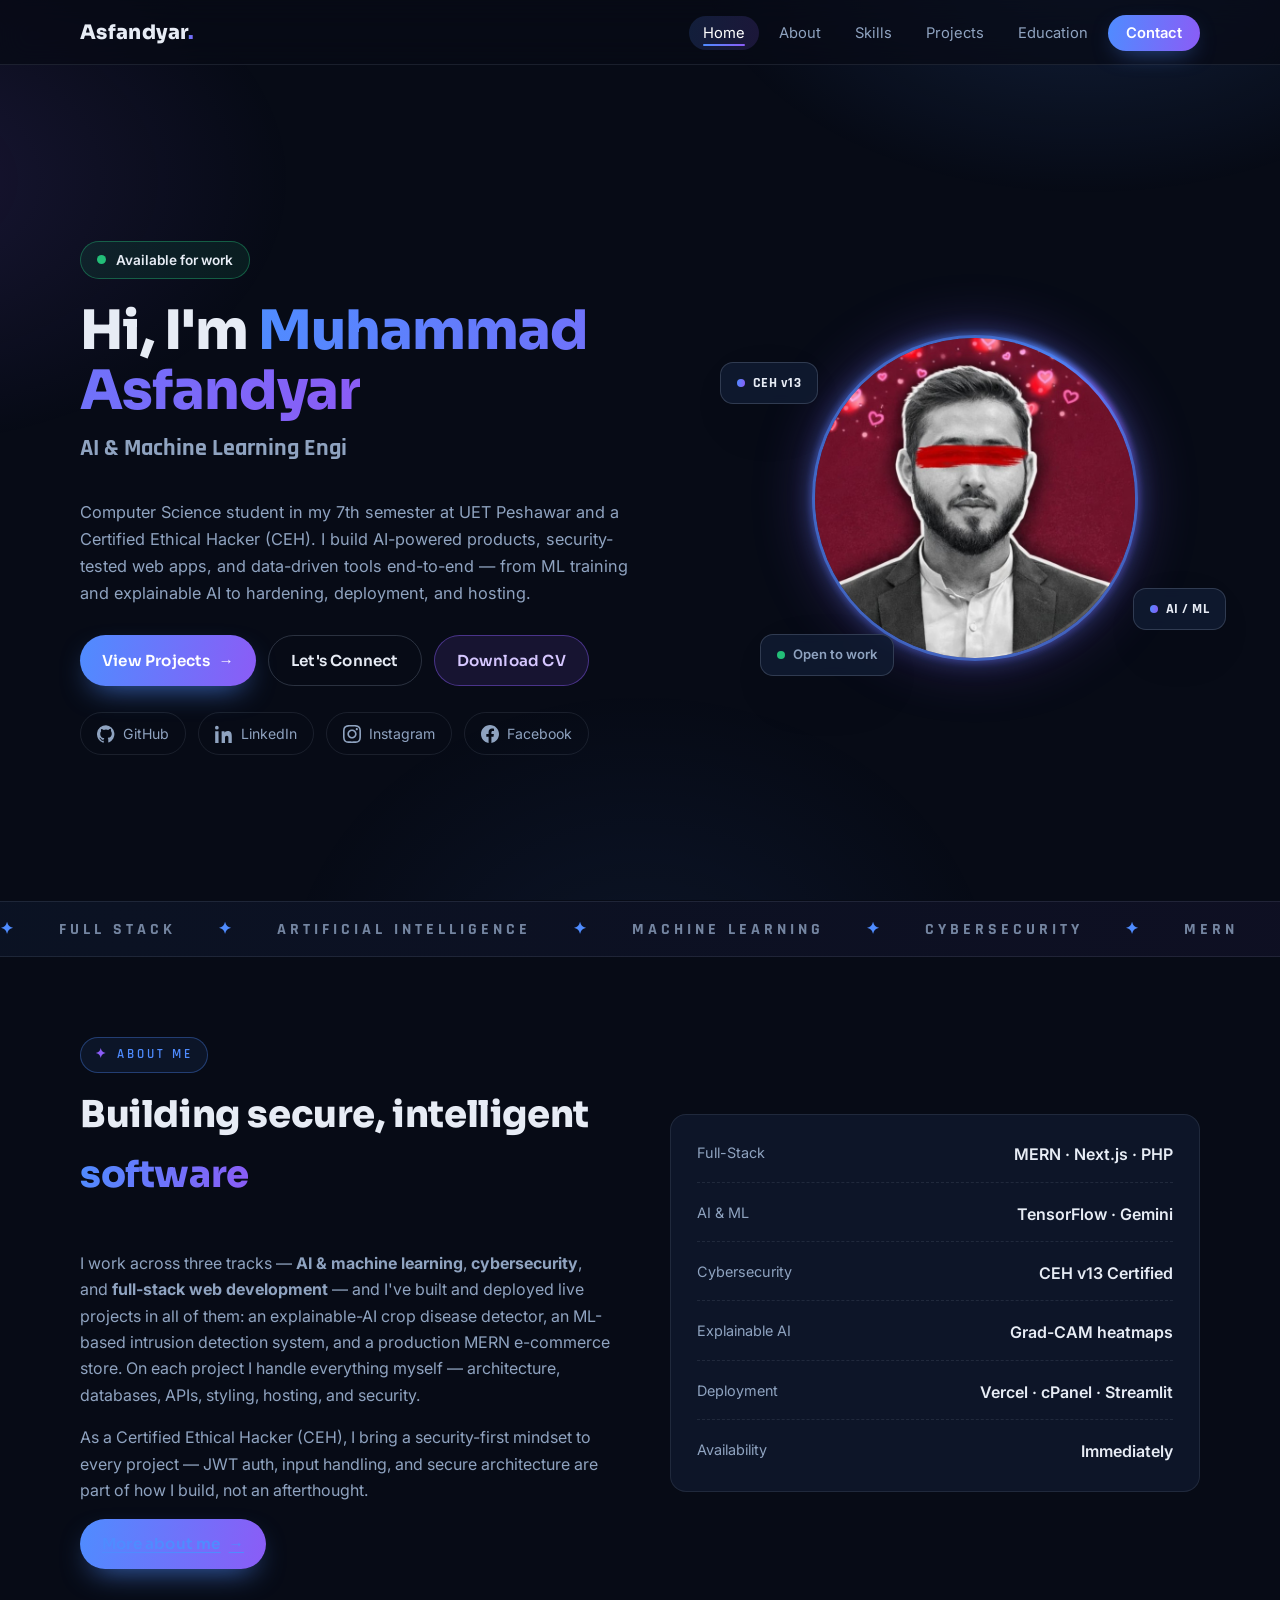
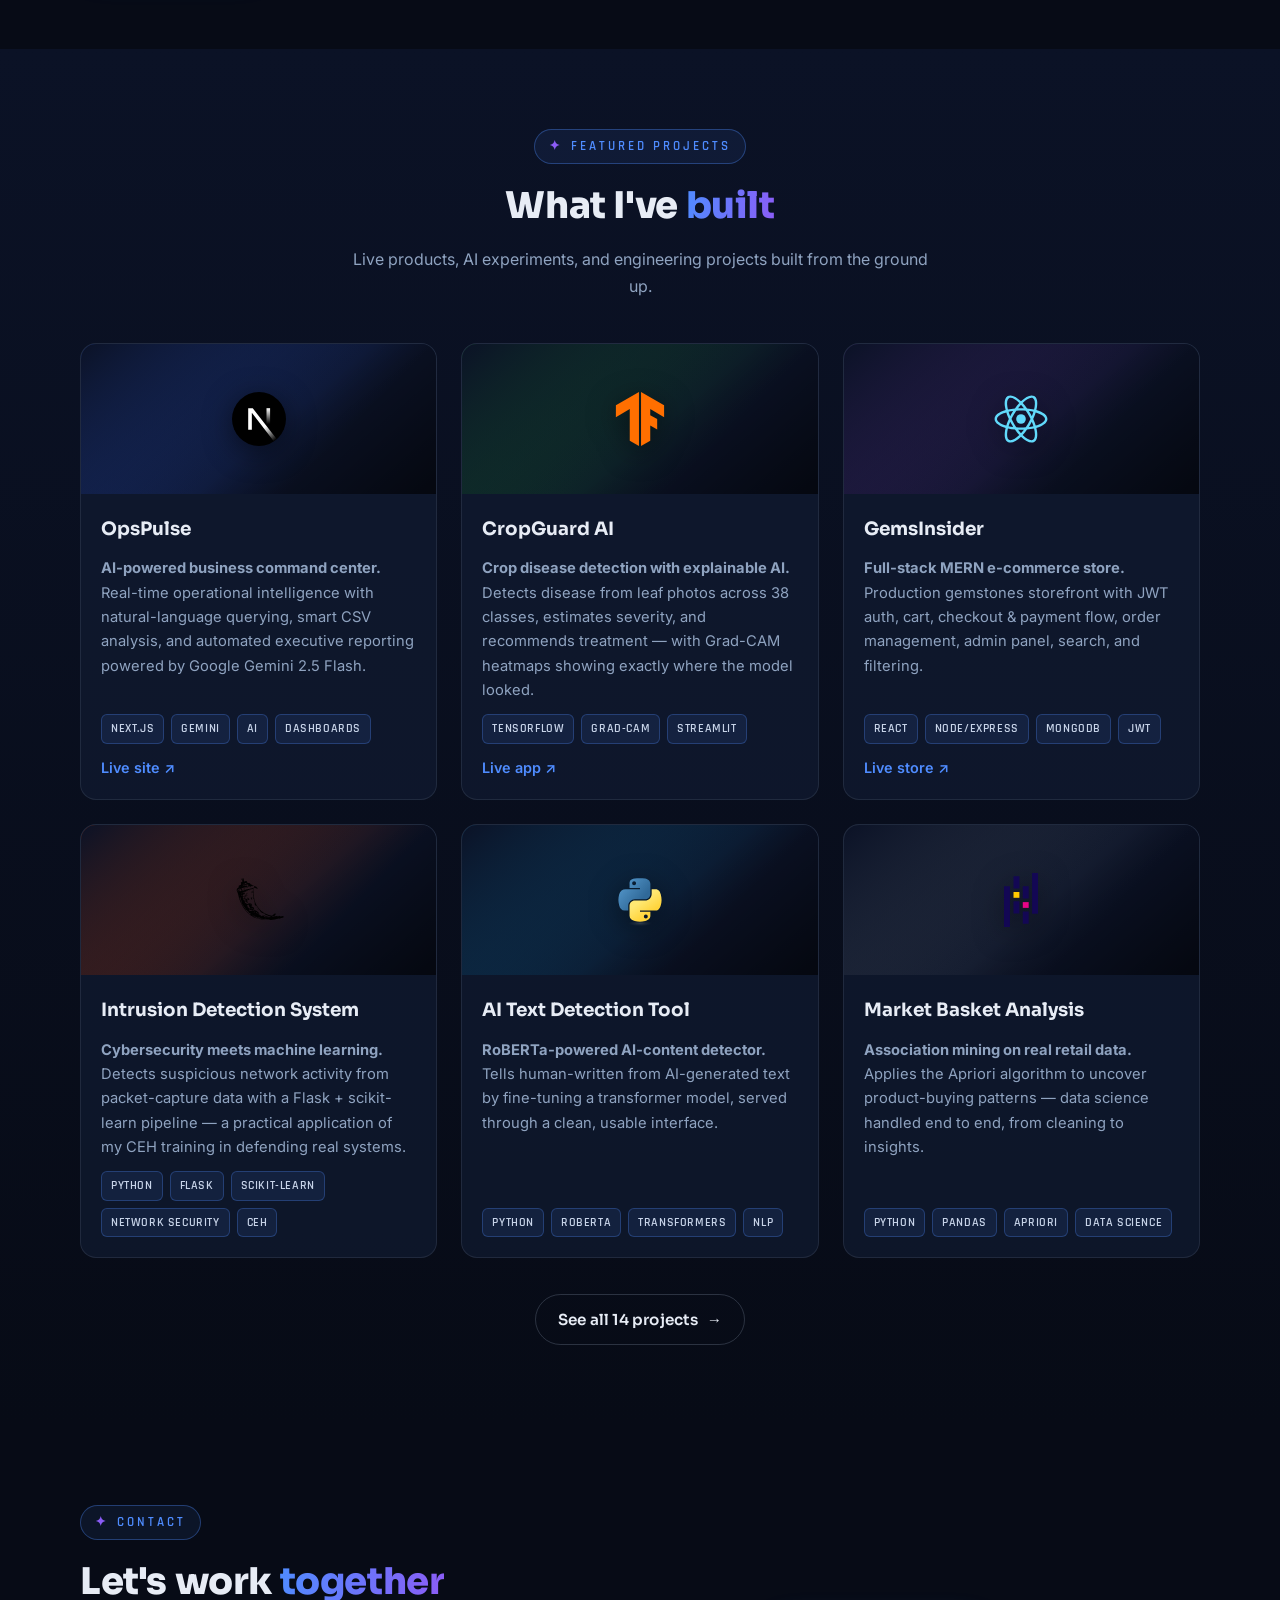
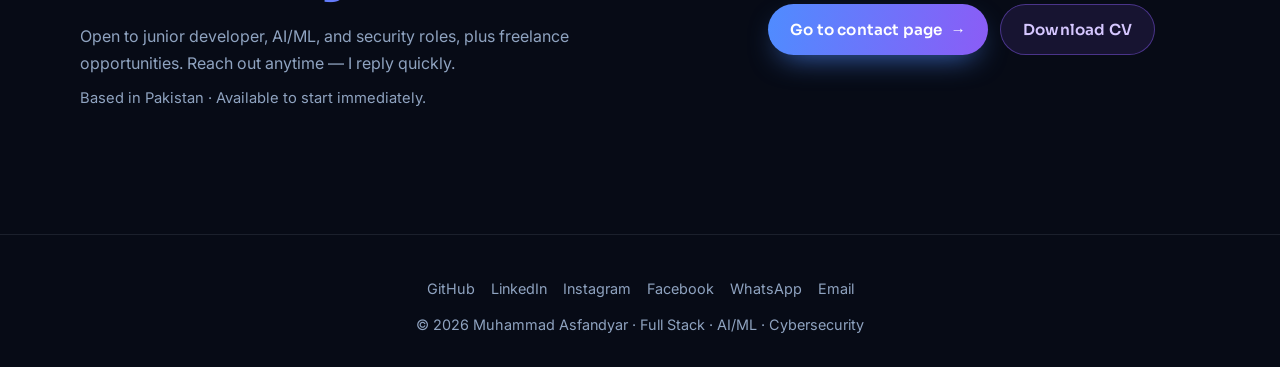
<file: index.html>
<!DOCTYPE html>
<html lang="en">
<head>
<meta charset="UTF-8" />
<meta name="viewport" content="width=device-width, initial-scale=1.0" />
<title>Muhammad Asfandyar — AI, Full Stack & Cybersecurity Developer</title>
<meta name="description" content="Muhammad Asfandyar — Full Stack Developer, AI & Machine Learning practitioner, and Certified Ethical Hacker (CEH) based in Pakistan." />
<link rel="preconnect" href="https://fonts.googleapis.com" />
<link rel="preconnect" href="https://fonts.gstatic.com" crossorigin />
<link rel="stylesheet" href="style.css" />
<link rel="icon" href="data:image/svg+xml,<svg xmlns='http://www.w3.org/2000/svg' viewBox='0 0 100 100'><text y='.9em' font-size='90'>A</text></svg>" />
</head>
<body>

<header>
  <div class="container nav">
    <a class="brand" href="index.html">Asfandyar<span>.</span></a>
    <button class="nav-toggle" aria-label="Toggle menu" id="navToggle" aria-expanded="false">
      <span></span><span></span><span></span>
    </button>
    <ul class="nav-links" id="navLinks">
      <li><a href="index.html" class="active">Home</a></li>
      <li><a href="about.html">About</a></li>
      <li><a href="skills.html">Skills</a></li>
      <li><a href="projects.html">Projects</a></li>
      <li><a href="education.html">Education</a></li>
      <li><a href="contact.html" class="nav-cta">Contact</a></li>
    </ul>
  </div>
</header>

<main>

  <!-- HERO -->
  <section class="hero">
    <div class="container">
      <div class="reveal in">
        <span class="badge-live"><span class="pulse"></span> Available for work</span>
        <h1>Hi, I'm <span class="grad-text">Muhammad Asfandyar</span></h1>
        <span class="typed-line" id="typed"
          data-roles='["AI & Machine Learning Engineer","Certified Ethical Hacker (CEH)","Full Stack Developer","MERN & Next.js Developer","Freelance Web Developer"]'><span class="cursor"></span></span>
        <p class="lead">
          Computer Science student in my 7th semester at UET Peshawar and a Certified
          Ethical Hacker (CEH). I build AI-powered products, security-tested web apps,
          and data-driven tools end-to-end — from ML training and explainable AI to
          hardening, deployment, and hosting.
        </p>
        <div class="hero-actions">
          <a class="btn btn-primary" href="projects.html">View Projects <span class="arrow">→</span></a>
          <a class="btn btn-ghost" href="contact.html">Let's Connect</a>
          <a class="btn btn-download" href="Muhammad_Asfandyar_CV.pdf" download>Download CV</a>
        </div>
        <div class="hero-social">
          <a href="https://github.com/asfikhan76" target="_blank" rel="noopener">
            <svg viewBox="0 0 24 24" fill="currentColor"><path d="M12 .3a12 12 0 0 0-3.8 23.38c.6.1.8-.25.8-.57v-2.02c-3.34.72-4.04-1.6-4.04-1.6-.55-1.39-1.34-1.76-1.34-1.76-1.1-.75.08-.73.08-.73 1.2.08 1.84 1.24 1.84 1.24 1.07 1.84 2.81 1.31 3.5 1 .1-.78.42-1.31.76-1.61-2.66-.3-5.47-1.33-5.47-5.93 0-1.31.47-2.38 1.24-3.22-.12-.3-.54-1.52.12-3.18 0 0 1-.32 3.3 1.23a11.5 11.5 0 0 1 6 0C17.34 4.6 18.34 4.92 18.34 4.92c.66 1.66.24 2.88.12 3.18.77.84 1.24 1.91 1.24 3.22 0 4.61-2.81 5.63-5.48 5.92.43.37.8 1.1.8 2.23v3.31c0 .32.21.68.81.57A12 12 0 0 0 12 .3z"/></svg>
            GitHub
          </a>
          <a href="https://www.linkedin.com/in/asfandi-asfandyar-141b223b0" target="_blank" rel="noopener">
            <svg viewBox="0 0 24 24" fill="currentColor"><path d="M4.98 3.5A2.49 2.49 0 1 1 0 3.5a2.49 2.49 0 0 1 4.98 0zM.24 8.31h4.5V24h-4.5V8.31zM8.34 8.31h4.31v2.16h.06c.6-1.14 2.07-2.34 4.26-2.34 4.56 0 5.4 3 5.4 6.9V24h-4.5v-6.31c0-1.5-.03-3.44-2.1-3.44-2.1 0-2.42 1.64-2.42 3.33V24h-4.5V8.31z"/></svg>
            LinkedIn
          </a>
          <a href="https://www.instagram.com/asfandyar3576" target="_blank" rel="noopener">
            <svg viewBox="0 0 24 24" fill="currentColor"><path d="M12 2.163c3.204 0 3.584.012 4.85.07 3.252.148 4.771 1.691 4.919 4.919.058 1.265.069 1.645.069 4.849 0 3.205-.012 3.584-.069 4.849-.149 3.225-1.664 4.771-4.919 4.919-1.266.058-1.644.07-4.85.07-3.204 0-3.584-.012-4.849-.07-3.26-.149-4.771-1.699-4.919-4.92-.058-1.265-.07-1.644-.07-4.849 0-3.204.013-3.583.07-4.849.149-3.227 1.664-4.771 4.919-4.919 1.266-.057 1.645-.069 4.849-.069zm0-2.163c-3.259 0-3.667.014-4.947.072-4.358.2-6.78 2.618-6.98 6.98-.059 1.281-.073 1.689-.073 4.948 0 3.259.014 3.668.072 4.948.2 4.358 2.618 6.78 6.98 6.98 1.281.058 1.689.072 4.948.072 3.259 0 3.668-.014 4.948-.072 4.354-.2 6.782-2.618 6.979-6.98.059-1.28.073-1.689.073-4.948 0-3.259-.014-3.667-.072-4.947-.196-4.354-2.617-6.78-6.979-6.98-1.281-.059-1.69-.073-4.949-.073zm0 5.838c-3.403 0-6.162 2.759-6.162 6.162s2.759 6.163 6.162 6.163 6.162-2.759 6.162-6.163c0-3.403-2.759-6.162-6.162-6.162zm0 10.162c-2.209 0-4-1.79-4-4 0-2.209 1.791-4 4-4s4 1.791 4 4c0 2.21-1.791 4-4 4zm6.406-11.845c-.796 0-1.441.645-1.441 1.44s.645 1.44 1.441 1.44c.795 0 1.439-.645 1.439-1.44s-.644-1.44-1.439-1.44z"/></svg>
            Instagram
          </a>
          <a href="https://www.facebook.com/share/1H8qyiJvn5/" target="_blank" rel="noopener">
            <svg viewBox="0 0 24 24" fill="currentColor"><path d="M24 12.07C24 5.4 18.63 0 12 0S0 5.4 0 12.07c0 6.02 4.39 11.01 10.13 11.93v-8.44H7.08v-3.49h3.05V9.41c0-3.02 1.79-4.7 4.53-4.7 1.31 0 2.68.24 2.68.24v2.97h-1.51c-1.49 0-1.95.93-1.95 1.88v2.26h3.32l-.53 3.49h-2.79V24C19.61 23.08 24 18.09 24 12.07z"/></svg>
            Facebook
          </a>
        </div>
      </div>

      <div class="portrait-wrap reveal in">
        <div class="portrait-card">
          <img src="assets/profile.jpg?v=4" alt="Muhammad Asfandyar" />
        </div>
        <span class="chip tl"><span class="dot"></span> CEH v13</span>
        <span class="chip br"><span class="dot"></span> AI / ML</span>
        <span class="chip bl"><span class="dot"></span> Open to work</span>
      </div>
    </div>
  </section>

  <!-- MARQUEE -->
  <div class="marquee">
    <div class="marquee-track">
      <span>Full Stack</span><span>Artificial Intelligence</span><span>Machine Learning</span><span>Cybersecurity</span><span>MERN</span><span>Next.js</span><span>TensorFlow</span><span>Ethical Hacking</span>
      <span>Full Stack</span><span>Artificial Intelligence</span><span>Machine Learning</span><span>Cybersecurity</span><span>MERN</span><span>Next.js</span><span>TensorFlow</span><span>Ethical Hacking</span>
    </div>
  </div>

  <!-- ABOUT PREVIEW -->
  <section id="about">
    <div class="container about-layout">
      <div class="about-text reveal">
        <div class="sec-head">
          <span class="kicker"><i>✦</i> About Me</span>
          <h2>Building secure, intelligent <span class="grad-text">software</span></h2>
        </div>
        <p>
          I work across three tracks — <strong>AI &amp; machine learning</strong>, <strong>cybersecurity</strong>, and
          <strong>full-stack web development</strong> — and I've built and deployed live projects in all of them:
          an explainable-AI crop disease detector, an ML-based intrusion detection system, and a production
          MERN e-commerce store. On each project I handle everything myself — architecture, databases, APIs,
          styling, hosting, and security.
        </p>
        <p>
          As a Certified Ethical Hacker (CEH), I bring a security-first mindset to every project —
          JWT auth, input handling, and secure architecture are part of how I build, not an afterthought.
        </p>
        <a class="btn btn-primary" href="about.html">More about me <span class="arrow">→</span></a>
      </div>
      <div class="about-card reveal">
        <div class="row"><span>Full-Stack</span><span>MERN · Next.js · PHP</span></div>
        <div class="row"><span>AI &amp; ML</span><span>TensorFlow · Gemini</span></div>
        <div class="row"><span>Cybersecurity</span><span>CEH v13 Certified</span></div>
        <div class="row"><span>Explainable AI</span><span>Grad-CAM heatmaps</span></div>
        <div class="row"><span>Deployment</span><span>Vercel · cPanel · Streamlit</span></div>
        <div class="row"><span>Availability</span><span>Immediately</span></div>
      </div>
    </div>
  </section>

  <!-- FEATURED PROJECTS -->
  <section id="projects" class="tint">
    <div class="container">
      <div class="sec-head center reveal">
        <span class="kicker"><i>✦</i> Featured Projects</span>
        <h2>What I've <span class="grad-text">built</span></h2>
        <p>Live products, AI experiments, and engineering projects built from the ground up.</p>
      </div>
      <div class="projects-grid">
        <article class="project-card reveal">
          <div class="p-banner b1">
            <span class="overlay"></span>
            <img class="tech" src="assets/icons/nextjs-original.svg" alt="Next.js" />
          </div>
          <div class="p-body">
            <h3>OpsPulse</h3>
            <p><strong>AI-powered business command center.</strong> Real-time operational intelligence with natural-language querying, smart CSV analysis, and automated executive reporting powered by Google Gemini 2.5 Flash.</p>
            <div class="tags"><span class="tag">Next.js</span><span class="tag">Gemini</span><span class="tag">AI</span><span class="tag">Dashboards</span></div>
            <div class="project-links">
              <a href="https://v0-opspulse.vercel.app/" target="_blank" rel="noopener">Live site ↗</a>
            </div>
          </div>
        </article>
        <article class="project-card reveal">
          <div class="p-banner b2">
            <span class="overlay"></span>
            <img class="tech" src="assets/icons/tensorflow-original.svg" alt="TensorFlow" />
          </div>
          <div class="p-body">
            <h3>CropGuard AI</h3>
            <p><strong>Crop disease detection with explainable AI.</strong> Detects disease from leaf photos across 38 classes, estimates severity, and recommends treatment — with Grad-CAM heatmaps showing exactly where the model looked.</p>
            <div class="tags"><span class="tag">TensorFlow</span><span class="tag">Grad-CAM</span><span class="tag">Streamlit</span></div>
            <div class="project-links">
              <a href="https://cropguardai-project.streamlit.app/" target="_blank" rel="noopener">Live app ↗</a>
            </div>
          </div>
        </article>
        <article class="project-card reveal">
          <div class="p-banner b3">
            <span class="overlay"></span>
            <img class="tech" src="assets/icons/react-original.svg" alt="React" />
          </div>
          <div class="p-body">
            <h3>GemsInsider</h3>
            <p><strong>Full-stack MERN e-commerce store.</strong> Production gemstones storefront with JWT auth, cart, checkout &amp; payment flow, order management, admin panel, search, and filtering.</p>
            <div class="tags"><span class="tag">React</span><span class="tag">Node/Express</span><span class="tag">MongoDB</span><span class="tag">JWT</span></div>
            <div class="project-links">
              <a href="https://gemsinsider.co" target="_blank" rel="noopener">Live store ↗</a>
            </div>
          </div>
        </article>
        <article class="project-card reveal">
          <div class="p-banner b4">
            <span class="overlay"></span>
            <img class="tech" src="assets/icons/flask-original.svg" alt="Flask" />
          </div>
          <div class="p-body">
            <h3>Intrusion Detection System</h3>
            <p><strong>Cybersecurity meets machine learning.</strong> Detects suspicious network activity from packet-capture data with a Flask + scikit-learn pipeline — a practical application of my CEH training in defending real systems.</p>
            <div class="tags"><span class="tag">Python</span><span class="tag">Flask</span><span class="tag">scikit-learn</span><span class="tag">Network Security</span><span class="tag">CEH</span></div>
          </div>
        </article>
        <article class="project-card reveal">
          <div class="p-banner b5">
            <span class="overlay"></span>
            <img class="tech" src="assets/icons/python-original.svg" alt="Python" />
          </div>
          <div class="p-body">
            <h3>AI Text Detection Tool</h3>
            <p><strong>RoBERTa-powered AI-content detector.</strong> Tells human-written from AI-generated text by fine-tuning a transformer model, served through a clean, usable interface.</p>
            <div class="tags"><span class="tag">Python</span><span class="tag">RoBERTa</span><span class="tag">Transformers</span><span class="tag">NLP</span></div>
          </div>
        </article>
        <article class="project-card reveal">
          <div class="p-banner b6">
            <span class="overlay"></span>
            <img class="tech" src="assets/icons/pandas-original.svg" alt="Pandas" />
          </div>
          <div class="p-body">
            <h3>Market Basket Analysis</h3>
            <p><strong>Association mining on real retail data.</strong> Applies the Apriori algorithm to uncover product-buying patterns — data science handled end to end, from cleaning to insights.</p>
            <div class="tags"><span class="tag">Python</span><span class="tag">Pandas</span><span class="tag">Apriori</span><span class="tag">Data Science</span></div>
          </div>
        </article>
      </div>
      <div class="hero-actions" style="margin-top:36px; justify-content:center;">
        <a class="btn btn-ghost" href="projects.html">See all 14 projects <span class="arrow">→</span></a>
      </div>
    </div>
  </section>

  <!-- CONTACT BAND -->
  <section class="contact-band" id="contact">
    <div class="container">
      <div class="reveal">
        <div class="sec-head">
          <span class="kicker"><i>✦</i> Contact</span>
          <h2>Let's work <span class="grad-text">together</span></h2>
          <p>Open to junior developer, AI/ML, and security roles, plus freelance opportunities. Reach out anytime — I reply quickly.</p>
          <p style="color:var(--muted); font-size:.92rem;">Based in Pakistan · Available to start immediately.</p>
        </div>
      </div>
      <div class="reveal">
        <div class="hero-actions">
          <a class="btn btn-primary" href="contact.html">Go to contact page <span class="arrow">→</span></a>
          <a class="btn btn-download" href="Muhammad_Asfandyar_CV.pdf" download>Download CV</a>
        </div>
      </div>
    </div>
  </section>
</main>

<footer>
  <div class="container">
    <div class="foot-links">
      <a href="https://github.com/asfikhan76" target="_blank" rel="noopener">GitHub</a>
      <a href="https://www.linkedin.com/in/asfandi-asfandyar-141b223b0" target="_blank" rel="noopener">LinkedIn</a>
      <a href="https://www.instagram.com/asfandyar3576" target="_blank" rel="noopener">Instagram</a>
      <a href="https://www.facebook.com/share/1H8qyiJvn5/" target="_blank" rel="noopener">Facebook</a>
      <a href="https://wa.me/923196194283" target="_blank" rel="noopener">WhatsApp</a>
      <a href="mailto:asfandiasfandyar156@gmail.com" target="_blank" rel="noopener">Email</a>
    </div>
    <div>© <span id="year"></span> Muhammad Asfandyar · Full Stack · AI/ML · Cybersecurity</div>
  </div>
</footer>

<script src="assets/app.js"></script>
</body>
</html>
</file>
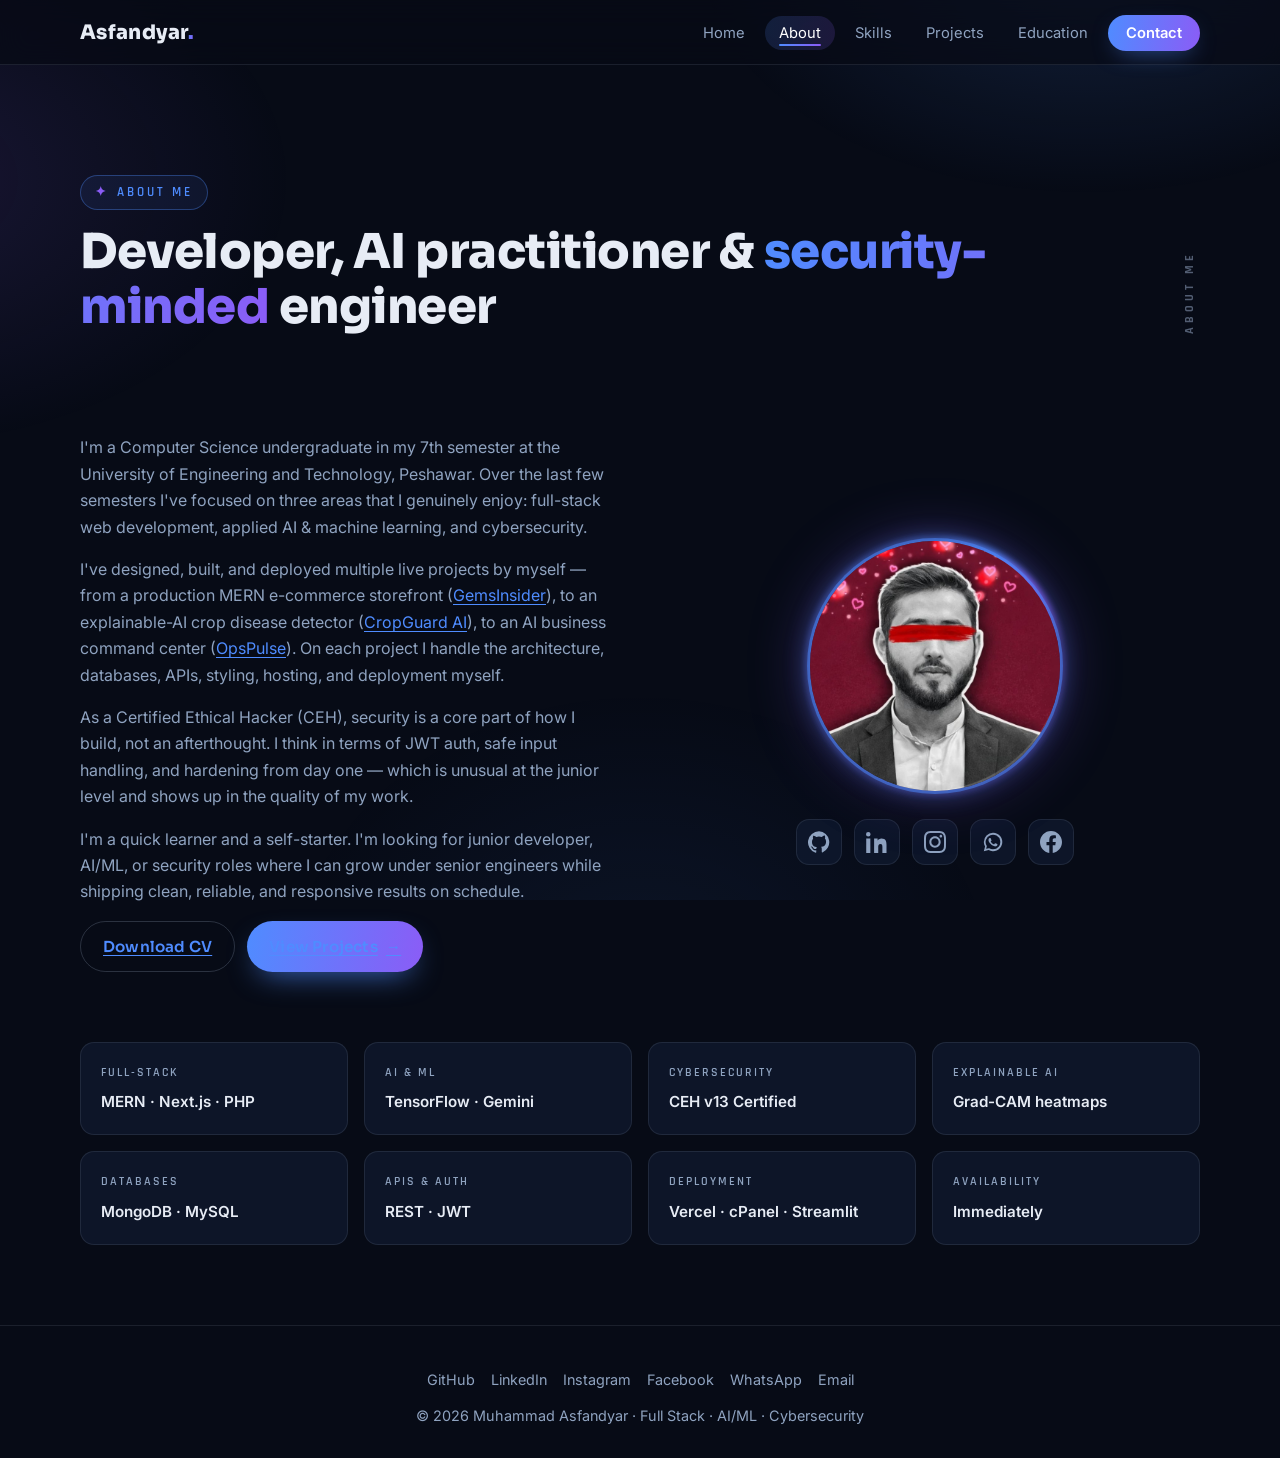
<file: about.html>
<!DOCTYPE html>
<html lang="en">
<head>
<meta charset="UTF-8" />
<meta name="viewport" content="width=device-width, initial-scale=1.0" />
<title>About — Muhammad Asfandyar</title>
<meta name="description" content="About Muhammad Asfandyar — Computer Science student, full-stack developer, AI & machine learning practitioner, and Certified Ethical Hacker." />
<link rel="stylesheet" href="style.css" />
<link rel="icon" href="data:image/svg+xml,<svg xmlns='http://www.w3.org/2000/svg' viewBox='0 0 100 100'><text y='.9em' font-size='90'>A</text></svg>" />
</head>
<body>

<header>
  <div class="container nav">
    <a class="brand" href="index.html">Asfandyar<span>.</span></a>
    <button class="nav-toggle" aria-label="Toggle menu" id="navToggle" aria-expanded="false">
      <span></span><span></span><span></span>
    </button>
    <ul class="nav-links" id="navLinks">
      <li><a href="index.html">Home</a></li>
      <li><a href="about.html" class="active">About</a></li>
      <li><a href="skills.html">Skills</a></li>
      <li><a href="projects.html">Projects</a></li>
      <li><a href="education.html">Education</a></li>
      <li><a href="contact.html" class="nav-cta">Contact</a></li>
    </ul>
  </div>
</header>

<main>

  <section class="page-head">
    <div class="container">
      <div class="reveal in">
        <span class="kicker"><i>✦</i> About Me</span>
        <h1>Developer, AI practitioner &amp; <span class="grad-text">security-minded</span> engineer</h1>
      </div>
      <span class="side-note">ABOUT ME</span>
    </div>
  </section>

  <section>
    <div class="container about-layout">
      <div class="about-text reveal">
        <p>
          I'm a Computer Science undergraduate in my 7th semester at the University of Engineering
          and Technology, Peshawar. Over the last few semesters I've focused on three areas that I
          genuinely enjoy: full-stack web development, applied AI &amp; machine learning, and
          cybersecurity.
        </p>
        <p>
          I've designed, built, and deployed multiple live projects by myself — from a production
          MERN e-commerce storefront (<a href="https://gemsinsider.co" target="_blank" rel="noopener">GemsInsider</a>),
          to an explainable-AI crop disease detector (<a href="https://cropguardai-project.streamlit.app/" target="_blank" rel="noopener">CropGuard AI</a>),
          to an AI business command center (<a href="https://v0-opspulse.vercel.app/" target="_blank" rel="noopener">OpsPulse</a>).
          On each project I handle the architecture, databases, APIs, styling, hosting, and deployment myself.
        </p>
        <p>
          As a Certified Ethical Hacker (CEH), security is a core part of how I build, not an
          afterthought. I think in terms of JWT auth, safe input handling, and hardening from day one —
          which is unusual at the junior level and shows up in the quality of my work.
        </p>
        <p>
          I'm a quick learner and a self-starter. I'm looking for junior developer, AI/ML, or security
          roles where I can grow under senior engineers while shipping clean, reliable, and responsive
          results on schedule.
        </p>
        <div class="hero-actions">
          <a class="btn btn-ghost" href="Muhammad_Asfandyar_CV.pdf" download>Download CV</a>
          <a class="btn btn-primary" href="projects.html">View Projects <span class="arrow">→</span></a>
        </div>
      </div>

      <div class="about-media reveal">
        <div class="portrait-card">
          <img src="assets/profile.jpg?v=4" alt="Muhammad Asfandyar" />
        </div>
        <div class="social-row">
          <a href="https://github.com/asfikhan76" target="_blank" rel="noopener" aria-label="GitHub">
            <svg viewBox="0 0 24 24" fill="currentColor"><path d="M12 .3a12 12 0 0 0-3.8 23.38c.6.1.8-.25.8-.57v-2.02c-3.34.72-4.04-1.6-4.04-1.6-.55-1.39-1.34-1.76-1.34-1.76-1.1-.75.08-.73.08-.73 1.2.08 1.84 1.24 1.84 1.24 1.07 1.84 2.81 1.31 3.5 1 .1-.78.42-1.31.76-1.61-2.66-.3-5.47-1.33-5.47-5.93 0-1.31.47-2.38 1.24-3.22-.12-.3-.54-1.52.12-3.18 0 0 1-.32 3.3 1.23a11.5 11.5 0 0 1 6 0C17.34 4.6 18.34 4.92 18.34 4.92c.66 1.66.24 2.88.12 3.18.77.84 1.24 1.91 1.24 3.22 0 4.61-2.81 5.63-5.48 5.92.43.37.8 1.1.8 2.23v3.31c0 .32.21.68.81.57A12 12 0 0 0 12 .3z"/></svg>
          </a>
          <a href="https://www.linkedin.com/in/asfandi-asfandyar-141b223b0" target="_blank" rel="noopener" aria-label="LinkedIn">
            <svg viewBox="0 0 24 24" fill="currentColor"><path d="M4.98 3.5A2.49 2.49 0 1 1 0 3.5a2.49 2.49 0 0 1 4.98 0zM.24 8.31h4.5V24h-4.5V8.31zM8.34 8.31h4.31v2.16h.06c.6-1.14 2.07-2.34 4.26-2.34 4.56 0 5.4 3 5.4 6.9V24h-4.5v-6.31c0-1.5-.03-3.44-2.1-3.44-2.1 0-2.42 1.64-2.42 3.33V24h-4.5V8.31z"/></svg>
          </a>
          <a href="https://www.instagram.com/asfandyar3576" target="_blank" rel="noopener" aria-label="Instagram">
            <svg viewBox="0 0 24 24" fill="currentColor"><path d="M12 2.163c3.204 0 3.584.012 4.85.07 3.252.148 4.771 1.691 4.919 4.919.058 1.265.069 1.645.069 4.849 0 3.205-.012 3.584-.069 4.849-.149 3.225-1.664 4.771-4.919 4.919-1.266.058-1.644.07-4.85.07-3.204 0-3.584-.012-4.849-.07-3.26-.149-4.771-1.699-4.919-4.92-.058-1.265-.07-1.644-.07-4.849 0-3.204.013-3.583.07-4.849.149-3.227 1.664-4.771 4.919-4.919 1.266-.057 1.645-.069 4.849-.069zm0-2.163c-3.259 0-3.667.014-4.947.072-4.358.2-6.78 2.618-6.98 6.98-.059 1.281-.073 1.689-.073 4.948 0 3.259.014 3.668.072 4.948.2 4.358 2.618 6.78 6.98 6.98 1.281.058 1.689.072 4.948.072 3.259 0 3.668-.014 4.948-.072 4.354-.2 6.782-2.618 6.979-6.98.059-1.28.073-1.689.073-4.948 0-3.259-.014-3.667-.072-4.947-.196-4.354-2.617-6.78-6.979-6.98-1.281-.059-1.69-.073-4.949-.073zm0 5.838c-3.403 0-6.162 2.759-6.162 6.162s2.759 6.163 6.162 6.163 6.162-2.759 6.162-6.163c0-3.403-2.759-6.162-6.162-6.162zm0 10.162c-2.209 0-4-1.79-4-4 0-2.209 1.791-4 4-4s4 1.791 4 4c0 2.21-1.791 4-4 4zm6.406-11.845c-.796 0-1.441.645-1.441 1.44s.645 1.44 1.441 1.44c.795 0 1.439-.645 1.439-1.44s-.644-1.44-1.439-1.44z"/></svg>
          </a>
          <a href="https://wa.me/923196194283" target="_blank" rel="noopener" aria-label="WhatsApp">
            <svg viewBox="0 0 24 24" fill="currentColor"><path d="M12 2A10 10 0 0 0 2 12c0 1.76.46 3.45 1.34 4.95L2 22l5.2-1.3A10 10 0 1 0 12 2zm0 18a8 8 0 0 1-4.1-1.12l-.3-.18-3.08.77.8-3-.2-.3A8 8 0 1 1 12 20zm4.36-5.86c-.24-.12-1.42-.7-1.64-.78-.22-.08-.38-.12-.54.12-.16.24-.62.78-.76.94-.14.16-.28.18-.52.06-.24-.12-1.01-.37-1.93-1.19-.71-.63-1.19-1.41-1.33-1.65-.14-.24-.01-.37.11-.49.11-.11.24-.28.36-.42.12-.14.16-.24.24-.4.08-.16.04-.3-.02-.42-.06-.12-.54-1.3-.74-1.78-.2-.47-.4-.4-.54-.41h-.46c-.16 0-.42.06-.64.3-.22.24-.84.82-.84 2s.86 2.32.98 2.48c.12.16 1.7 2.6 4.12 3.64.58.25 1.02.4 1.37.51.58.19 1.1.16 1.52.1.46-.07 1.42-.58 1.62-1.14.2-.56.2-1.04.14-1.14-.06-.1-.22-.16-.46-.28z"/></svg>
          </a>
          <a href="https://www.facebook.com/share/1H8qyiJvn5/" target="_blank" rel="noopener" aria-label="Facebook">
            <svg viewBox="0 0 24 24" fill="currentColor"><path d="M24 12.07C24 5.4 18.63 0 12 0S0 5.4 0 12.07c0 6.02 4.39 11.01 10.13 11.93v-8.44H7.08v-3.49h3.05V9.41c0-3.02 1.79-4.7 4.53-4.7 1.31 0 2.68.24 2.68.24v2.97h-1.51c-1.49 0-1.95.93-1.95 1.88v2.26h3.32l-.53 3.49h-2.79V24C19.61 23.08 24 18.09 24 12.07z"/></svg>
          </a>
        </div>
      </div>
    </div>

    <div class="container">
      <div class="facts-bar reveal">
        <div class="fact"><span>Full-Stack</span><b>MERN · Next.js · PHP</b></div>
        <div class="fact"><span>AI &amp; ML</span><b>TensorFlow · Gemini</b></div>
        <div class="fact"><span>Cybersecurity</span><b>CEH v13 Certified</b></div>
        <div class="fact"><span>Explainable AI</span><b>Grad-CAM heatmaps</b></div>
        <div class="fact"><span>Databases</span><b>MongoDB · MySQL</b></div>
        <div class="fact"><span>APIs &amp; Auth</span><b>REST · JWT</b></div>
        <div class="fact"><span>Deployment</span><b>Vercel · cPanel · Streamlit</b></div>
        <div class="fact"><span>Availability</span><b>Immediately</b></div>
      </div>
    </div>
  </section>
</main>

<footer>
  <div class="container">
    <div class="foot-links">
      <a href="https://github.com/asfikhan76" target="_blank" rel="noopener">GitHub</a>
      <a href="https://www.linkedin.com/in/asfandi-asfandyar-141b223b0" target="_blank" rel="noopener">LinkedIn</a>
      <a href="https://www.instagram.com/asfandyar3576" target="_blank" rel="noopener">Instagram</a>
      <a href="https://www.facebook.com/share/1H8qyiJvn5/" target="_blank" rel="noopener">Facebook</a>
      <a href="https://wa.me/923196194283" target="_blank" rel="noopener">WhatsApp</a>
      <a href="mailto:asfandiasfandyar156@gmail.com" target="_blank" rel="noopener">Email</a>
    </div>
    <div>© <span id="year"></span> Muhammad Asfandyar · Full Stack · AI/ML · Cybersecurity</div>
  </div>
</footer>

<script src="assets/app.js"></script>
</body>
</html>
</file>
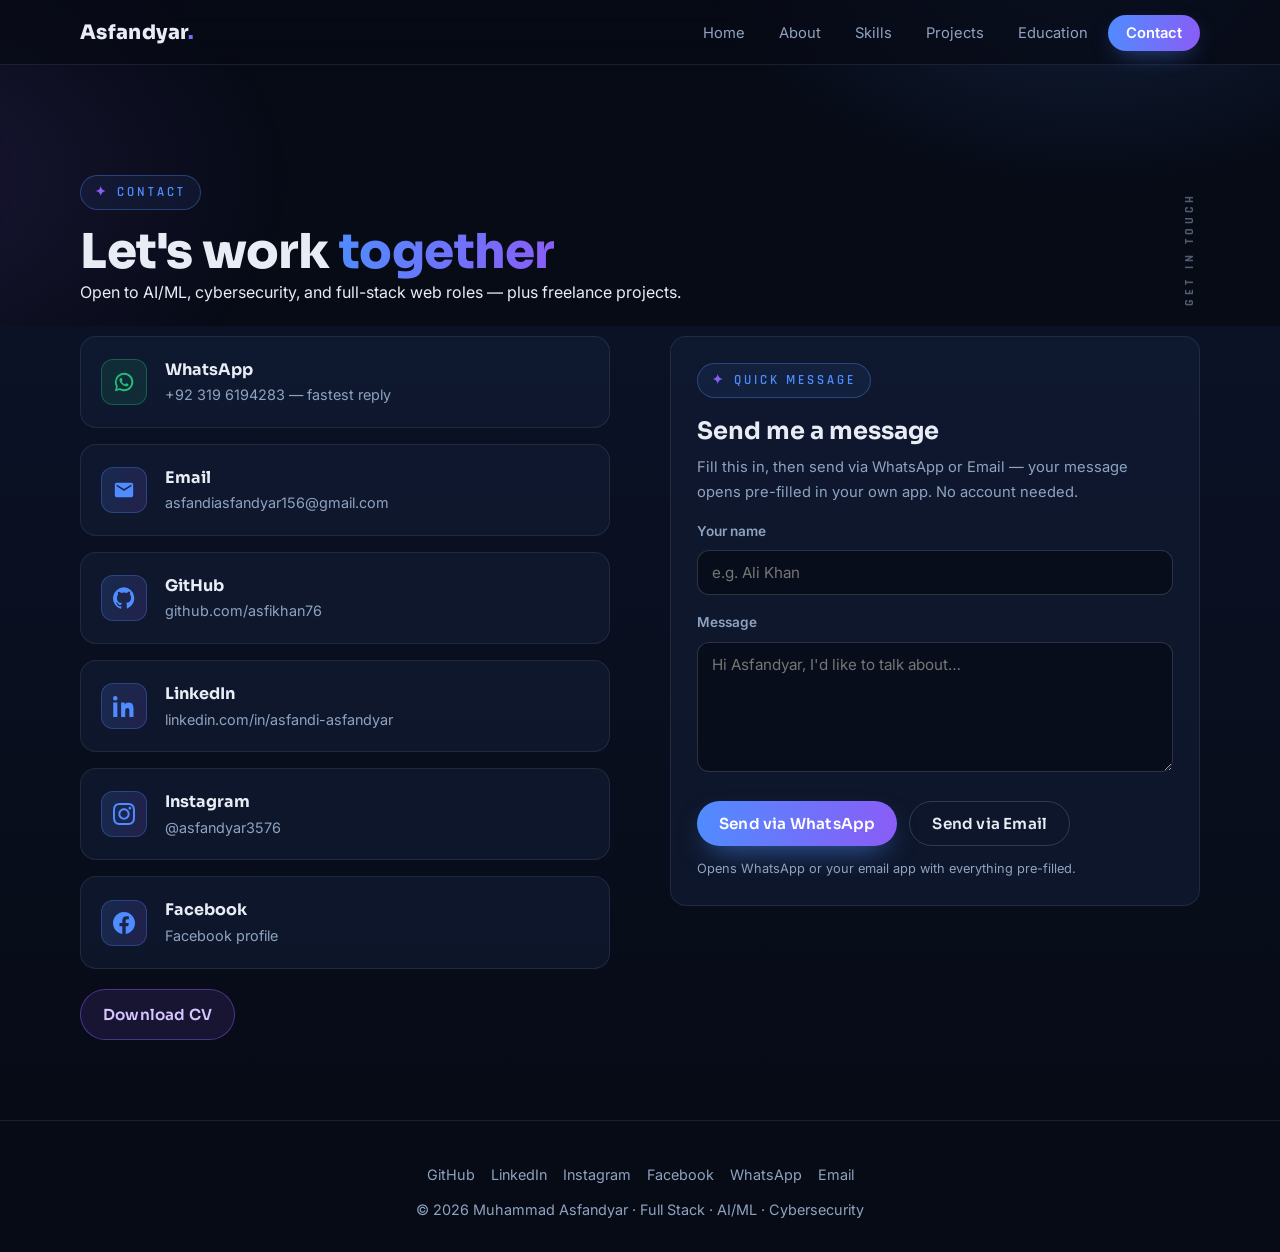
<file: contact.html>
<!DOCTYPE html>
<html lang="en">
<head>
<meta charset="UTF-8" />
<meta name="viewport" content="width=device-width, initial-scale=1.0" />
<title>Contact — Muhammad Asfandyar</title>
<meta name="description" content="Contact Muhammad Asfandyar — WhatsApp, email, GitHub, and LinkedIn. Open to junior developer, AI/ML, security roles, and freelance work." />
<link rel="stylesheet" href="style.css" />
<link rel="icon" href="data:image/svg+xml,<svg xmlns='http://www.w3.org/2000/svg' viewBox='0 0 100 100'><text y='.9em' font-size='90'>A</text></svg>" />
</head>
<body>

<header>
  <div class="container nav">
    <a class="brand" href="index.html">Asfandyar<span>.</span></a>
    <button class="nav-toggle" aria-label="Toggle menu" id="navToggle" aria-expanded="false">
      <span></span><span></span><span></span>
    </button>
    <ul class="nav-links" id="navLinks">
      <li><a href="index.html">Home</a></li>
      <li><a href="about.html">About</a></li>
      <li><a href="skills.html">Skills</a></li>
      <li><a href="projects.html">Projects</a></li>
      <li><a href="education.html">Education</a></li>
      <li><a href="contact.html" class="nav-cta">Contact</a></li>
    </ul>
  </div>
</header>

<main>

  <section class="page-head">
    <div class="container">
      <div class="reveal in">
        <span class="kicker"><i>✦</i> Contact</span>
        <h1>Let's work <span class="grad-text">together</span></h1>
        <p class="lead" style="font-size:1rem;">Open to AI/ML, cybersecurity, and full-stack web roles — plus freelance projects.</p>
      </div>
      <span class="side-note">GET IN TOUCH</span>
    </div>
  </section>

  <section class="tint" style="padding-top:10px;">
    <div class="container contact-layout">
      <div class="reveal">
        <div class="channel">
          <span class="ic whatsapp"><svg viewBox="0 0 24 24"><path d="M12 2A10 10 0 0 0 2 12c0 1.76.46 3.45 1.34 4.95L2 22l5.2-1.3A10 10 0 1 0 12 2zm0 18a8 8 0 0 1-4.1-1.12l-.3-.18-3.08.77.8-3-.2-.3A8 8 0 1 1 12 20zm4.36-5.86c-.24-.12-1.42-.7-1.64-.78-.22-.08-.38-.12-.54.12-.16.24-.62.78-.76.94-.14.16-.28.18-.52.06-.24-.12-1.01-.37-1.93-1.19-.71-.63-1.19-1.41-1.33-1.65-.14-.24-.01-.37.11-.49.11-.11.24-.28.36-.42.12-.14.16-.24.24-.4.08-.16.04-.3-.02-.42-.06-.12-.54-1.3-.74-1.78-.2-.47-.4-.4-.54-.41h-.46c-.16 0-.42.06-.64.3-.22.24-.84.82-.84 2s.86 2.32.98 2.48c.12.16 1.7 2.6 4.12 3.64.58.25 1.02.4 1.37.51.58.19 1.1.16 1.52.1.46-.07 1.42-.58 1.62-1.14.2-.56.2-1.04.14-1.14-.06-.1-.22-.16-.46-.28z"/></svg></span>
          <div>
            <h4>WhatsApp</h4>
            <p><a href="https://wa.me/923196194283" target="_blank" rel="noopener">+92 319 6194283</a> — fastest reply</p>
          </div>
        </div>
        <div class="channel">
          <span class="ic"><svg viewBox="0 0 24 24"><path d="M20 4H4a2 2 0 0 0-2 2v12a2 2 0 0 0 2 2h16a2 2 0 0 0 2-2V6a2 2 0 0 0-2-2zm0 4-8 5-8-5V6l8 5 8-5v2z"/></svg></span>
          <div>
            <h4>Email</h4>
            <p><a href="mailto:asfandiasfandyar156@gmail.com">asfandiasfandyar156@gmail.com</a></p>
          </div>
        </div>
        <div class="channel">
          <span class="ic"><svg viewBox="0 0 24 24"><path d="M12 .3a12 12 0 0 0-3.8 23.38c.6.1.8-.25.8-.57v-2.02c-3.34.72-4.04-1.6-4.04-1.6-.55-1.39-1.34-1.76-1.34-1.76-1.1-.75.08-.73.08-.73 1.2.08 1.84 1.24 1.84 1.24 1.07 1.84 2.81 1.31 3.5 1 .1-.78.42-1.31.76-1.61-2.66-.3-5.47-1.33-5.47-5.93 0-1.31.47-2.38 1.24-3.22-.12-.3-.54-1.52.12-3.18 0 0 1-.32 3.3 1.23a11.5 11.5 0 0 1 6 0C17.34 4.6 18.34 4.92 18.34 4.92c.66 1.66.24 2.88.12 3.18.77.84 1.24 1.91 1.24 3.22 0 4.61-2.81 5.63-5.48 5.92.43.37.8 1.1.8 2.23v3.31c0 .32.21.68.81.57A12 12 0 0 0 12 .3z"/></svg></span>
          <div>
            <h4>GitHub</h4>
            <p><a href="https://github.com/asfikhan76" target="_blank" rel="noopener">github.com/asfikhan76</a></p>
          </div>
        </div>
        <div class="channel">
          <span class="ic"><svg viewBox="0 0 24 24"><path d="M4.98 3.5A2.49 2.49 0 1 1 0 3.5a2.49 2.49 0 0 1 4.98 0zM.24 8.31h4.5V24h-4.5V8.31zM8.34 8.31h4.31v2.16h.06c.6-1.14 2.07-2.34 4.26-2.34 4.56 0 5.4 3 5.4 6.9V24h-4.5v-6.31c0-1.5-.03-3.44-2.1-3.44-2.1 0-2.42 1.64-2.42 3.33V24h-4.5V8.31z"/></svg></span>
          <div>
            <h4>LinkedIn</h4>
            <p><a href="https://www.linkedin.com/in/asfandi-asfandyar-141b223b0" target="_blank" rel="noopener">linkedin.com/in/asfandi-asfandyar</a></p>
          </div>
        </div>
        <div class="channel">
          <span class="ic"><svg viewBox="0 0 24 24"><path d="M12 2.163c3.204 0 3.584.012 4.85.07 3.252.148 4.771 1.691 4.919 4.919.058 1.265.069 1.645.069 4.849 0 3.205-.012 3.584-.069 4.849-.149 3.225-1.664 4.771-4.919 4.919-1.266.058-1.644.07-4.85.07-3.204 0-3.584-.012-4.849-.07-3.26-.149-4.771-1.699-4.919-4.92-.058-1.265-.07-1.644-.07-4.849 0-3.204.013-3.583.07-4.849.149-3.227 1.664-4.771 4.919-4.919 1.266-.057 1.645-.069 4.849-.069zm0-2.163c-3.259 0-3.667.014-4.947.072-4.358.2-6.78 2.618-6.98 6.98-.059 1.281-.073 1.689-.073 4.948 0 3.259.014 3.668.072 4.948.2 4.358 2.618 6.78 6.98 6.98 1.281.058 1.689.072 4.948.072 3.259 0 3.668-.014 4.948-.072 4.354-.2 6.782-2.618 6.979-6.98.059-1.28.073-1.689.073-4.948 0-3.259-.014-3.667-.072-4.947-.196-4.354-2.617-6.78-6.979-6.98-1.281-.059-1.69-.073-4.949-.073zm0 5.838c-3.403 0-6.162 2.759-6.162 6.162s2.759 6.163 6.162 6.163 6.162-2.759 6.162-6.163c0-3.403-2.759-6.162-6.162-6.162zm0 10.162c-2.209 0-4-1.79-4-4 0-2.209 1.791-4 4-4s4 1.791 4 4c0 2.21-1.791 4-4 4zm6.406-11.845c-.796 0-1.441.645-1.441 1.44s.645 1.44 1.441 1.44c.795 0 1.439-.645 1.439-1.44s-.644-1.44-1.439-1.44z"/></svg></span>
          <div>
            <h4>Instagram</h4>
            <p><a href="https://www.instagram.com/asfandyar3576" target="_blank" rel="noopener">@asfandyar3576</a></p>
          </div>
        </div>
        <div class="channel">
          <span class="ic"><svg viewBox="0 0 24 24"><path d="M24 12.07C24 5.4 18.63 0 12 0S0 5.4 0 12.07c0 6.02 4.39 11.01 10.13 11.93v-8.44H7.08v-3.49h3.05V9.41c0-3.02 1.79-4.7 4.53-4.7 1.31 0 2.68.24 2.68.24v2.97h-1.51c-1.49 0-1.95.93-1.95 1.88v2.26h3.32l-.53 3.49h-2.79V24C19.61 23.08 24 18.09 24 12.07z"/></svg></span>
          <div>
            <h4>Facebook</h4>
            <p><a href="https://www.facebook.com/share/1H8qyiJvn5/" target="_blank" rel="noopener">Facebook profile</a></p>
          </div>
        </div>
        <div class="hero-actions" style="margin-top:20px;">
          <a class="btn btn-download" href="Muhammad_Asfandyar_CV.pdf" download>Download CV</a>
        </div>
      </div>

      <div class="form-card reveal">
        <span class="kicker"><i>✦</i> Quick Message</span>
        <h2 style="font-family:var(--font-h); font-size:1.5rem; margin:14px 0 4px;">Send me a message</h2>
        <p style="color:var(--muted); font-size:.92rem;">Fill this in, then send via WhatsApp or Email — your message opens pre-filled in your own app. No account needed.</p>
        <form id="contactForm">
          <label for="cfName">Your name</label>
          <input type="text" id="cfName" name="name" placeholder="e.g. Ali Khan" required />
          <label for="cfMsg">Message</label>
          <textarea id="cfMsg" name="message" placeholder="Hi Asfandyar, I'd like to talk about…" required></textarea>
          <div class="form-btns">
            <button type="button" class="btn btn-primary" id="btnWhatsApp">Send via WhatsApp</button>
            <button type="button" class="btn btn-ghost" id="btnEmail">Send via Email</button>
          </div>
          <small class="hint">Opens WhatsApp or your email app with everything pre-filled.</small>
        </form>
      </div>
    </div>
  </section>
</main>

<footer>
  <div class="container">
    <div class="foot-links">
      <a href="https://github.com/asfikhan76" target="_blank" rel="noopener">GitHub</a>
      <a href="https://www.linkedin.com/in/asfandi-asfandyar-141b223b0" target="_blank" rel="noopener">LinkedIn</a>
      <a href="https://www.instagram.com/asfandyar3576" target="_blank" rel="noopener">Instagram</a>
      <a href="https://www.facebook.com/share/1H8qyiJvn5/" target="_blank" rel="noopener">Facebook</a>
      <a href="https://wa.me/923196194283" target="_blank" rel="noopener">WhatsApp</a>
      <a href="mailto:asfandiasfandyar156@gmail.com" target="_blank" rel="noopener">Email</a>
    </div>
    <div>© <span id="year"></span> Muhammad Asfandyar · Full Stack · AI/ML · Cybersecurity</div>
  </div>
</footer>

<script src="assets/app.js"></script>
<script>
  document.addEventListener("DOMContentLoaded", () => {
    const form = document.getElementById("contactForm");
    const name = document.getElementById("cfName");
    const message = document.getElementById("cfMsg");

    function compose() {
      if (!form.reportValidity()) return null;
      return "Hi Asfandyar, I'm " + name.value.trim() + ". " + message.value.trim();
    }

    document.getElementById("btnWhatsApp").addEventListener("click", () => {
      const text = compose();
      if (text) window.open("https://wa.me/923196194283?text=" + encodeURIComponent(text), "_blank");
    });

    document.getElementById("btnEmail").addEventListener("click", () => {
      const text = compose();
      if (text) {
        const subj = encodeURIComponent("Contact from your portfolio — " + name.value.trim());
        const body = encodeURIComponent(text);
        window.location.href = "mailto:asfandiasfandyar156@gmail.com?subject=" + subj + "&body=" + body;
      }
    });
  });
</script>
</body>
</html>
</file>
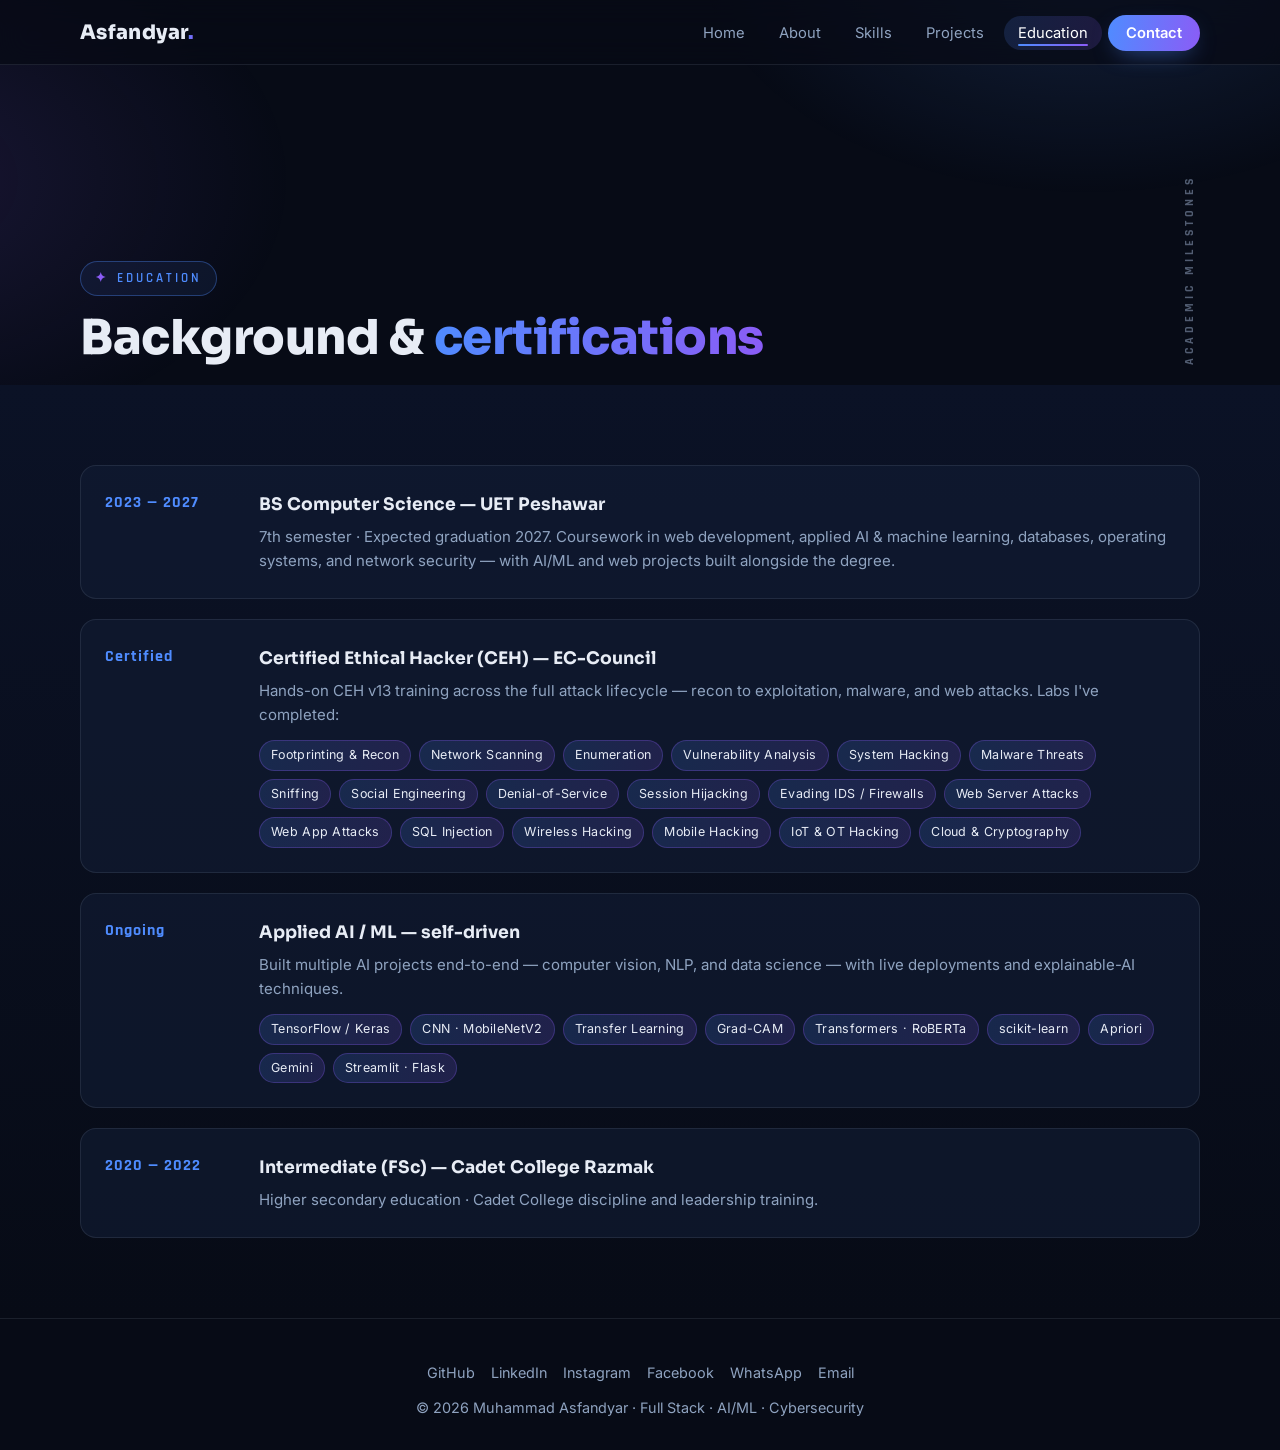
<file: education.html>
<!DOCTYPE html>
<html lang="en">
<head>
<meta charset="UTF-8" />
<meta name="viewport" content="width=device-width, initial-scale=1.0" />
<title>Education — Muhammad Asfandyar</title>
<meta name="description" content="Education of Muhammad Asfandyar — BS Computer Science at UET Peshawar, Cadet College Razmak, and CEH certification from EC-Council." />
<link rel="stylesheet" href="style.css" />
<link rel="icon" href="data:image/svg+xml,<svg xmlns='http://www.w3.org/2000/svg' viewBox='0 0 100 100'><text y='.9em' font-size='90'>A</text></svg>" />
</head>
<body>

<header>
  <div class="container nav">
    <a class="brand" href="index.html">Asfandyar<span>.</span></a>
    <button class="nav-toggle" aria-label="Toggle menu" id="navToggle" aria-expanded="false">
      <span></span><span></span><span></span>
    </button>
    <ul class="nav-links" id="navLinks">
      <li><a href="index.html">Home</a></li>
      <li><a href="about.html">About</a></li>
      <li><a href="skills.html">Skills</a></li>
      <li><a href="projects.html">Projects</a></li>
      <li><a href="education.html" class="active">Education</a></li>
      <li><a href="contact.html" class="nav-cta">Contact</a></li>
    </ul>
  </div>
</header>

<main>

  <section class="page-head">
    <div class="container">
      <div class="reveal in">
        <span class="kicker"><i>✦</i> Education</span>
        <h1>Background &amp; <span class="grad-text">certifications</span></h1>
      </div>
      <span class="side-note">ACADEMIC MILESTONES</span>
    </div>
  </section>

  <section class="tint">
    <div class="container">
      <div class="timeline">
        <div class="tl-item reveal">
          <div class="tl-year">2023 — 2027</div>
          <div class="tl-body">
            <div class="where">BS Computer Science — UET Peshawar</div>
            <div class="desc">7th semester · Expected graduation 2027. Coursework in web development, applied AI &amp; machine learning, databases, operating systems, and network security — with AI/ML and web projects built alongside the degree.</div>
          </div>
        </div>
        <div class="tl-item reveal">
          <div class="tl-year">Certified</div>
          <div class="tl-body">
            <div class="where">Certified Ethical Hacker (CEH) — EC-Council</div>
            <div class="desc">Hands-on CEH v13 training across the full attack lifecycle — recon to exploitation, malware, and web attacks. Labs I've completed:</div>
            <div class="tl-tags">
              <span class="tl-tag">Footprinting &amp; Recon</span>
              <span class="tl-tag">Network Scanning</span>
              <span class="tl-tag">Enumeration</span>
              <span class="tl-tag">Vulnerability Analysis</span>
              <span class="tl-tag">System Hacking</span>
              <span class="tl-tag">Malware Threats</span>
              <span class="tl-tag">Sniffing</span>
              <span class="tl-tag">Social Engineering</span>
              <span class="tl-tag">Denial-of-Service</span>
              <span class="tl-tag">Session Hijacking</span>
              <span class="tl-tag">Evading IDS / Firewalls</span>
              <span class="tl-tag">Web Server Attacks</span>
              <span class="tl-tag">Web App Attacks</span>
              <span class="tl-tag">SQL Injection</span>
              <span class="tl-tag">Wireless Hacking</span>
              <span class="tl-tag">Mobile Hacking</span>
              <span class="tl-tag">IoT &amp; OT Hacking</span>
              <span class="tl-tag">Cloud &amp; Cryptography</span>
            </div>
          </div>
        </div>
        <div class="tl-item reveal">
          <div class="tl-year">Ongoing</div>
          <div class="tl-body">
            <div class="where">Applied AI / ML — self-driven</div>
            <div class="desc">Built multiple AI projects end-to-end — computer vision, NLP, and data science — with live deployments and explainable-AI techniques.</div>
            <div class="tl-tags">
              <span class="tl-tag">TensorFlow / Keras</span>
              <span class="tl-tag">CNN · MobileNetV2</span>
              <span class="tl-tag">Transfer Learning</span>
              <span class="tl-tag">Grad-CAM</span>
              <span class="tl-tag">Transformers · RoBERTa</span>
              <span class="tl-tag">scikit-learn</span>
              <span class="tl-tag">Apriori</span>
              <span class="tl-tag">Gemini</span>
              <span class="tl-tag">Streamlit · Flask</span>
            </div>
          </div>
        </div>
        <div class="tl-item reveal">
          <div class="tl-year">2020 — 2022</div>
          <div class="tl-body">
            <div class="where">Intermediate (FSc) — Cadet College Razmak</div>
            <div class="desc">Higher secondary education · Cadet College discipline and leadership training.</div>
          </div>
        </div>
      </div>
    </div>
  </section>
</main>

<footer>
  <div class="container">
    <div class="foot-links">
      <a href="https://github.com/asfikhan76" target="_blank" rel="noopener">GitHub</a>
      <a href="https://www.linkedin.com/in/asfandi-asfandyar-141b223b0" target="_blank" rel="noopener">LinkedIn</a>
      <a href="https://www.instagram.com/asfandyar3576" target="_blank" rel="noopener">Instagram</a>
      <a href="https://www.facebook.com/share/1H8qyiJvn5/" target="_blank" rel="noopener">Facebook</a>
      <a href="https://wa.me/923196194283" target="_blank" rel="noopener">WhatsApp</a>
      <a href="mailto:asfandiasfandyar156@gmail.com" target="_blank" rel="noopener">Email</a>
    </div>
    <div>© <span id="year"></span> Muhammad Asfandyar · Full Stack · AI/ML · Cybersecurity</div>
  </div>
</footer>

<script src="assets/app.js"></script>
</body>
</html>
</file>
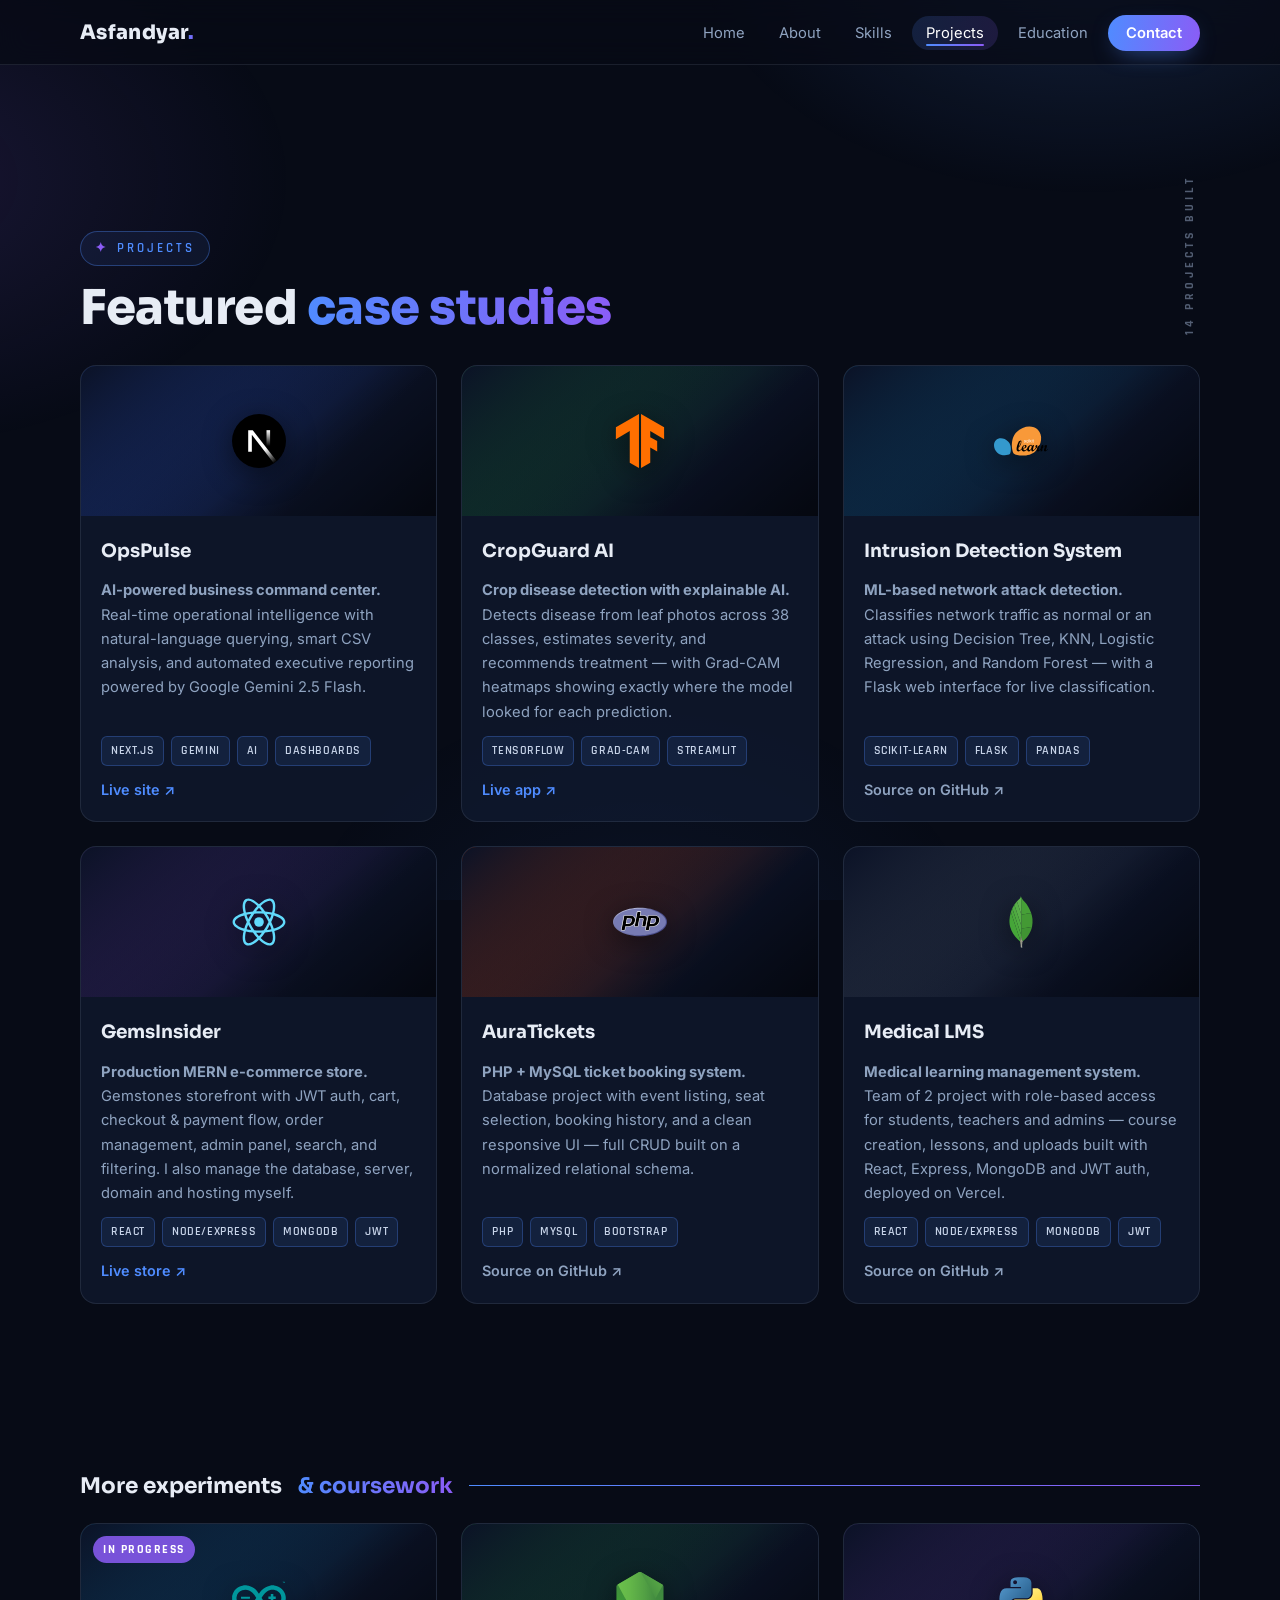
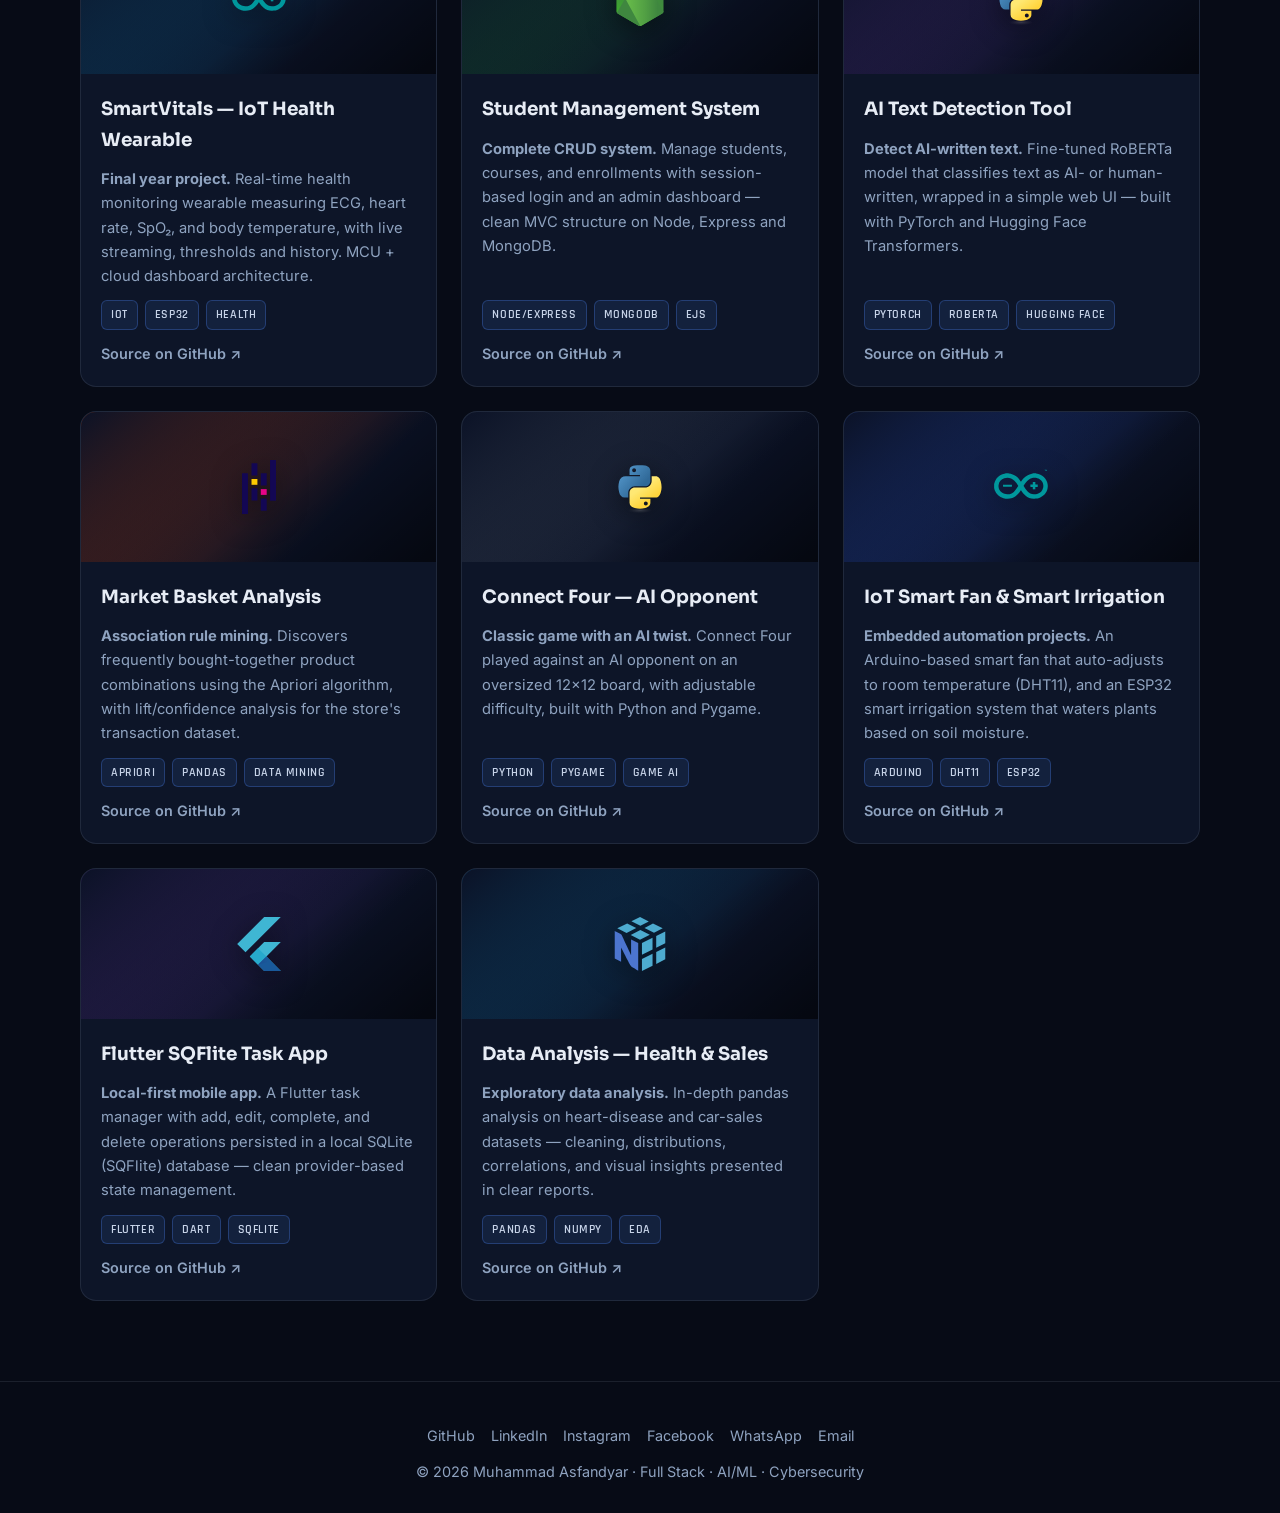
<file: projects.html>
<!DOCTYPE html>
<html lang="en">
<head>
<meta charset="UTF-8" />
<meta name="viewport" content="width=device-width, initial-scale=1.0" />
<title>Projects — Muhammad Asfandyar</title>
<meta name="description" content="Projects by Muhammad Asfandyar — e-commerce, AI-powered apps, machine learning, cybersecurity, IoT, and more." />
<link rel="stylesheet" href="style.css" />
<link rel="icon" href="data:image/svg+xml,<svg xmlns='http://www.w3.org/2000/svg' viewBox='0 0 100 100'><text y='.9em' font-size='90'>A</text></svg>" />
</head>
<body>

<header>
  <div class="container nav">
    <a class="brand" href="index.html">Asfandyar<span>.</span></a>
    <button class="nav-toggle" aria-label="Toggle menu" id="navToggle" aria-expanded="false">
      <span></span><span></span><span></span>
    </button>
    <ul class="nav-links" id="navLinks">
      <li><a href="index.html">Home</a></li>
      <li><a href="about.html">About</a></li>
      <li><a href="skills.html">Skills</a></li>
      <li><a href="projects.html" class="active">Projects</a></li>
      <li><a href="education.html">Education</a></li>
      <li><a href="contact.html" class="nav-cta">Contact</a></li>
    </ul>
  </div>
</header>

<main>

  <section class="page-head">
    <div class="container">
      <div class="reveal in">
        <span class="kicker"><i>✦</i> Projects</span>
        <h1>Featured <span class="grad-text">case studies</span></h1>
      </div>
      <span class="side-note">14 PROJECTS BUILT</span>
    </div>
  </section>

  <section style="padding-top:10px;">
    <div class="container">
      <div class="projects-grid">

        <article class="project-card reveal">
          <div class="p-banner b1">
            <span class="overlay"></span>
            <img class="tech" src="assets/icons/nextjs-original.svg" alt="Next.js" />
          </div>
          <div class="p-body">
            <h3>OpsPulse</h3>
            <p><strong>AI-powered business command center.</strong> Real-time operational intelligence with natural-language querying, smart CSV analysis, and automated executive reporting powered by Google Gemini 2.5 Flash.</p>
            <div class="tags"><span class="tag">Next.js</span><span class="tag">Gemini</span><span class="tag">AI</span><span class="tag">Dashboards</span></div>
            <div class="project-links"><a href="https://v0-opspulse.vercel.app/" target="_blank" rel="noopener">Live site ↗</a></div>
          </div>
        </article>

        <article class="project-card reveal">
          <div class="p-banner b2">
            <span class="overlay"></span>
            <img class="tech" src="assets/icons/tensorflow-original.svg" alt="TensorFlow" />
          </div>
          <div class="p-body">
            <h3>CropGuard AI</h3>
            <p><strong>Crop disease detection with explainable AI.</strong> Detects disease from leaf photos across 38 classes, estimates severity, and recommends treatment — with Grad-CAM heatmaps showing exactly where the model looked for each prediction.</p>
            <div class="tags"><span class="tag">TensorFlow</span><span class="tag">Grad-CAM</span><span class="tag">Streamlit</span></div>
            <div class="project-links"><a href="https://cropguardai-project.streamlit.app/" target="_blank" rel="noopener">Live app ↗</a></div>
          </div>
        </article>

        <article class="project-card reveal">
          <div class="p-banner b5">
            <span class="overlay"></span>
            <img class="tech" src="assets/icons/scikitlearn-original.svg" alt="scikit-learn" />
          </div>
          <div class="p-body">
            <h3>Intrusion Detection System</h3>
            <p><strong>ML-based network attack detection.</strong> Classifies network traffic as normal or an attack using Decision Tree, KNN, Logistic Regression, and Random Forest — with a Flask web interface for live classification.</p>
            <div class="tags"><span class="tag">scikit-learn</span><span class="tag">Flask</span><span class="tag">Pandas</span></div>
            <div class="project-links"><a href="https://github.com/asfikhan76" target="_blank" rel="noopener" class="dim">Source on GitHub ↗</a></div>
          </div>
        </article>

        <article class="project-card reveal">
          <div class="p-banner b3">
            <span class="overlay"></span>
            <img class="tech" src="assets/icons/react-original.svg" alt="React" />
          </div>
          <div class="p-body">
            <h3>GemsInsider</h3>
            <p><strong>Production MERN e-commerce store.</strong> Gemstones storefront with JWT auth, cart, checkout &amp; payment flow, order management, admin panel, search, and filtering. I also manage the database, server, domain and hosting myself.</p>
            <div class="tags"><span class="tag">React</span><span class="tag">Node/Express</span><span class="tag">MongoDB</span><span class="tag">JWT</span></div>
            <div class="project-links"><a href="https://gemsinsider.co" target="_blank" rel="noopener">Live store ↗</a></div>
          </div>
        </article>

        <article class="project-card reveal">
          <div class="p-banner b4">
            <span class="overlay"></span>
            <img class="tech" src="assets/icons/php-original.svg" alt="PHP" />
          </div>
          <div class="p-body">
            <h3>AuraTickets</h3>
            <p><strong>PHP + MySQL ticket booking system.</strong> Database project with event listing, seat selection, booking history, and a clean responsive UI — full CRUD built on a normalized relational schema.</p>
            <div class="tags"><span class="tag">PHP</span><span class="tag">MySQL</span><span class="tag">Bootstrap</span></div>
            <div class="project-links"><a href="https://github.com/asfikhan76" target="_blank" rel="noopener" class="dim">Source on GitHub ↗</a></div>
          </div>
        </article>

        <article class="project-card reveal">
          <div class="p-banner b6">
            <span class="overlay"></span>
            <img class="tech" src="assets/icons/mongodb-original.svg" alt="MongoDB" />
          </div>
          <div class="p-body">
            <h3>Medical LMS</h3>
            <p><strong>Medical learning management system.</strong> Team of 2 project with role-based access for students, teachers and admins — course creation, lessons, and uploads built with React, Express, MongoDB and JWT auth, deployed on Vercel.</p>
            <div class="tags"><span class="tag">React</span><span class="tag">Node/Express</span><span class="tag">MongoDB</span><span class="tag">JWT</span></div>
            <div class="project-links"><a href="https://github.com/asfikhan76" target="_blank" rel="noopener" class="dim">Source on GitHub ↗</a></div>
          </div>
        </article>

      </div>
    </div>
  </section>

  <section style="padding-top:20px;">
    <div class="container">
      <h2 class="sub-heading reveal">More experiments <span class="grad-text">&amp; coursework</span></h2>
      <div class="projects-grid">

        <article class="project-card reveal">
          <div class="p-banner b5">
            <span class="overlay"></span>
            <span class="p-status">In progress</span>
            <img class="tech" src="assets/icons/arduino-original.svg" alt="IoT" />
          </div>
          <div class="p-body">
            <h3>SmartVitals — IoT Health Wearable</h3>
            <p><strong>Final year project.</strong> Real-time health monitoring wearable measuring ECG, heart rate, SpO₂, and body temperature, with live streaming, thresholds and history. MCU + cloud dashboard architecture.</p>
            <div class="tags"><span class="tag">IOT</span><span class="tag">ESP32</span><span class="tag">Health</span></div>
            <div class="project-links"><a href="https://github.com/asfikhan76" target="_blank" rel="noopener" class="dim">Source on GitHub ↗</a></div>
          </div>
        </article>

        <article class="project-card reveal">
          <div class="p-banner b2">
            <span class="overlay"></span>
            <img class="tech" src="assets/icons/nodejs-original.svg" alt="Node.js" />
          </div>
          <div class="p-body">
            <h3>Student Management System</h3>
            <p><strong>Complete CRUD system.</strong> Manage students, courses, and enrollments with session-based login and an admin dashboard — clean MVC structure on Node, Express and MongoDB.</p>
            <div class="tags"><span class="tag">Node/Express</span><span class="tag">MongoDB</span><span class="tag">EJS</span></div>
            <div class="project-links"><a href="https://github.com/asfikhan76" target="_blank" rel="noopener" class="dim">Source on GitHub ↗</a></div>
          </div>
        </article>

        <article class="project-card reveal">
          <div class="p-banner b3">
            <span class="overlay"></span>
            <img class="tech" src="assets/icons/python-original.svg" alt="Python" />
          </div>
          <div class="p-body">
            <h3>AI Text Detection Tool</h3>
            <p><strong>Detect AI-written text.</strong> Fine-tuned RoBERTa model that classifies text as AI- or human-written, wrapped in a simple web UI — built with PyTorch and Hugging Face Transformers.</p>
            <div class="tags"><span class="tag">PyTorch</span><span class="tag">RoBERTa</span><span class="tag">Hugging Face</span></div>
            <div class="project-links"><a href="https://github.com/asfikhan76" target="_blank" rel="noopener" class="dim">Source on GitHub ↗</a></div>
          </div>
        </article>

        <article class="project-card reveal">
          <div class="p-banner b4">
            <span class="overlay"></span>
            <img class="tech" src="assets/icons/pandas-original.svg" alt="Pandas" />
          </div>
          <div class="p-body">
            <h3>Market Basket Analysis</h3>
            <p><strong>Association rule mining.</strong> Discovers frequently bought-together product combinations using the Apriori algorithm, with lift/confidence analysis for the store's transaction dataset.</p>
            <div class="tags"><span class="tag">Apriori</span><span class="tag">Pandas</span><span class="tag">Data Mining</span></div>
            <div class="project-links"><a href="https://github.com/asfikhan76" target="_blank" rel="noopener" class="dim">Source on GitHub ↗</a></div>
          </div>
        </article>

        <article class="project-card reveal">
          <div class="p-banner b6">
            <span class="overlay"></span>
            <img class="tech" src="assets/icons/python-original.svg" alt="Python" />
          </div>
          <div class="p-body">
            <h3>Connect Four — AI Opponent</h3>
            <p><strong>Classic game with an AI twist.</strong> Connect Four played against an AI opponent on an oversized 12×12 board, with adjustable difficulty, built with Python and Pygame.</p>
            <div class="tags"><span class="tag">Python</span><span class="tag">Pygame</span><span class="tag">Game AI</span></div>
            <div class="project-links"><a href="https://github.com/asfikhan76" target="_blank" rel="noopener" class="dim">Source on GitHub ↗</a></div>
          </div>
        </article>

        <article class="project-card reveal">
          <div class="p-banner b1">
            <span class="overlay"></span>
            <img class="tech" src="assets/icons/arduino-original.svg" alt="Arduino" />
          </div>
          <div class="p-body">
            <h3>IoT Smart Fan &amp; Smart Irrigation</h3>
            <p><strong>Embedded automation projects.</strong> An Arduino-based smart fan that auto-adjusts to room temperature (DHT11), and an ESP32 smart irrigation system that waters plants based on soil moisture.</p>
            <div class="tags"><span class="tag">Arduino</span><span class="tag">DHT11</span><span class="tag">ESP32</span></div>
            <div class="project-links"><a href="https://github.com/asfikhan76" target="_blank" rel="noopener" class="dim">Source on GitHub ↗</a></div>
          </div>
        </article>

        <article class="project-card reveal">
          <div class="p-banner b3">
            <span class="overlay"></span>
            <img class="tech" src="assets/icons/flutter-original.svg" alt="Flutter" />
          </div>
          <div class="p-body">
            <h3>Flutter SQFlite Task App</h3>
            <p><strong>Local-first mobile app.</strong> A Flutter task manager with add, edit, complete, and delete operations persisted in a local SQLite (SQFlite) database — clean provider-based state management.</p>
            <div class="tags"><span class="tag">Flutter</span><span class="tag">Dart</span><span class="tag">SQFlite</span></div>
            <div class="project-links"><a href="https://github.com/asfikhan76" target="_blank" rel="noopener" class="dim">Source on GitHub ↗</a></div>
          </div>
        </article>

        <article class="project-card reveal">
          <div class="p-banner b5">
            <span class="overlay"></span>
            <img class="tech" src="assets/icons/numpy-original.svg" alt="NumPy" />
          </div>
          <div class="p-body">
            <h3>Data Analysis — Health &amp; Sales</h3>
            <p><strong>Exploratory data analysis.</strong> In-depth pandas analysis on heart-disease and car-sales datasets — cleaning, distributions, correlations, and visual insights presented in clear reports.</p>
            <div class="tags"><span class="tag">Pandas</span><span class="tag">NumPy</span><span class="tag">EDA</span></div>
            <div class="project-links"><a href="https://github.com/asfikhan76" target="_blank" rel="noopener" class="dim">Source on GitHub ↗</a></div>
          </div>
        </article>

      </div>
    </div>
  </section>
</main>

<footer>
  <div class="container">
    <div class="foot-links">
      <a href="https://github.com/asfikhan76" target="_blank" rel="noopener">GitHub</a>
      <a href="https://www.linkedin.com/in/asfandi-asfandyar-141b223b0" target="_blank" rel="noopener">LinkedIn</a>
      <a href="https://www.instagram.com/asfandyar3576" target="_blank" rel="noopener">Instagram</a>
      <a href="https://www.facebook.com/share/1H8qyiJvn5/" target="_blank" rel="noopener">Facebook</a>
      <a href="https://wa.me/923196194283" target="_blank" rel="noopener">WhatsApp</a>
      <a href="mailto:asfandiasfandyar156@gmail.com" target="_blank" rel="noopener">Email</a>
    </div>
    <div>© <span id="year"></span> Muhammad Asfandyar · Full Stack · AI/ML · Cybersecurity</div>
  </div>
</footer>

<script src="assets/app.js"></script>
</body>
</html>
</file>
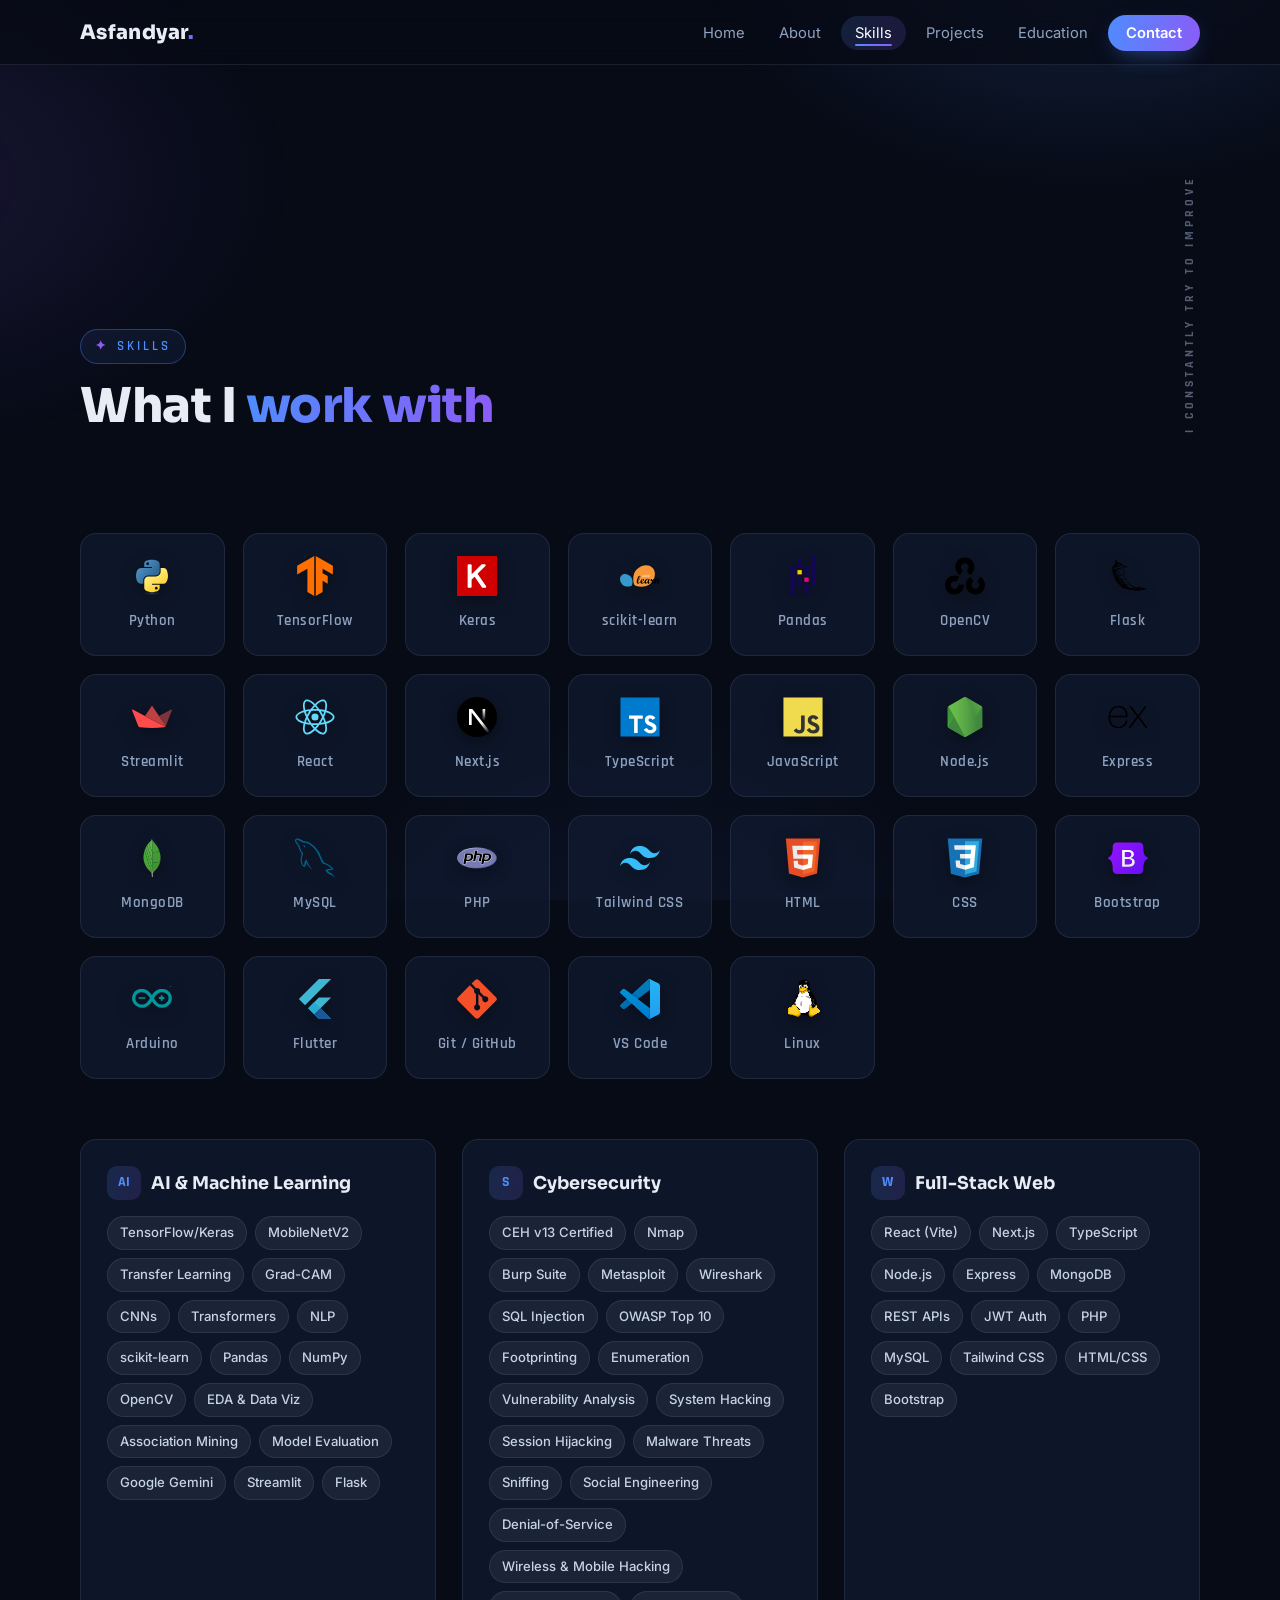
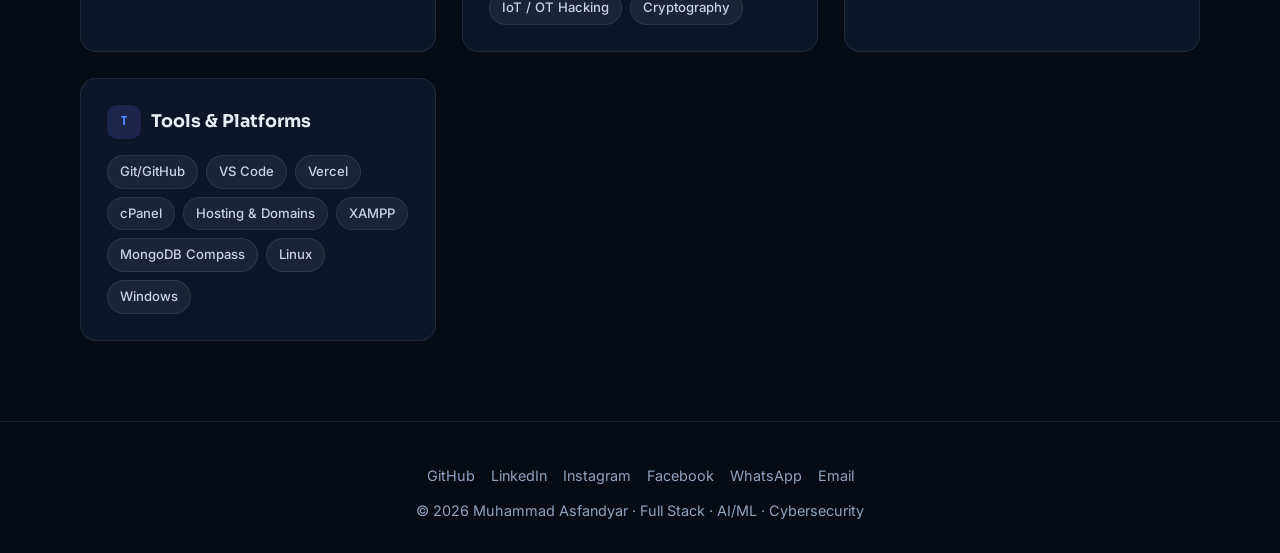
<file: skills.html>
<!DOCTYPE html>
<html lang="en">
<head>
<meta charset="UTF-8" />
<meta name="viewport" content="width=device-width, initial-scale=1.0" />
<title>Skills — Muhammad Asfandyar</title>
<meta name="description" content="Skills of Muhammad Asfandyar — full-stack web development, AI & machine learning, cybersecurity (CEH), and tools & platforms." />
<link rel="stylesheet" href="style.css" />
<link rel="icon" href="data:image/svg+xml,<svg xmlns='http://www.w3.org/2000/svg' viewBox='0 0 100 100'><text y='.9em' font-size='90'>A</text></svg>" />
</head>
<body>

<header>
  <div class="container nav">
    <a class="brand" href="index.html">Asfandyar<span>.</span></a>
    <button class="nav-toggle" aria-label="Toggle menu" id="navToggle" aria-expanded="false">
      <span></span><span></span><span></span>
    </button>
    <ul class="nav-links" id="navLinks">
      <li><a href="index.html">Home</a></li>
      <li><a href="about.html">About</a></li>
      <li><a href="skills.html" class="active">Skills</a></li>
      <li><a href="projects.html">Projects</a></li>
      <li><a href="education.html">Education</a></li>
      <li><a href="contact.html" class="nav-cta">Contact</a></li>
    </ul>
  </div>
</header>

<main>

  <section class="page-head">
    <div class="container">
      <div class="reveal in">
        <span class="kicker"><i>✦</i> Skills</span>
        <h1>What I <span class="grad-text">work with</span></h1>
      </div>
      <span class="side-note">I CONSTANTLY TRY TO IMPROVE</span>
    </div>
  </section>

  <!-- TECH LOGOS -->
  <section style="padding:40px 0;">
    <div class="container">
      <div class="tech-logos reveal">
        <div class="tech-item"><img src="assets/icons/python-original.svg" alt="Python" /><span>Python</span></div>
        <div class="tech-item"><img src="assets/icons/tensorflow-original.svg" alt="TensorFlow" /><span>TensorFlow</span></div>
        <div class="tech-item"><img src="assets/icons/keras-original.svg" alt="Keras" /><span>Keras</span></div>
        <div class="tech-item"><img src="assets/icons/scikitlearn-original.svg" alt="scikit-learn" /><span>scikit-learn</span></div>
        <div class="tech-item"><img src="assets/icons/pandas-original.svg" alt="Pandas" /><span>Pandas</span></div>
        <div class="tech-item"><img src="assets/icons/opencv-plain.svg" alt="OpenCV" /><span>OpenCV</span></div>
        <div class="tech-item"><img src="assets/icons/flask-original.svg" alt="Flask" /><span>Flask</span></div>
        <div class="tech-item"><img src="assets/icons/streamlit-original.svg" alt="Streamlit" /><span>Streamlit</span></div>
        <div class="tech-item"><img src="assets/icons/react-original.svg" alt="React" /><span>React</span></div>
        <div class="tech-item"><img src="assets/icons/nextjs-original.svg" alt="Next.js" /><span>Next.js</span></div>
        <div class="tech-item"><img src="assets/icons/typescript-original.svg" alt="TypeScript" /><span>TypeScript</span></div>
        <div class="tech-item"><img src="assets/icons/javascript-original.svg" alt="JavaScript" /><span>JavaScript</span></div>
        <div class="tech-item"><img src="assets/icons/nodejs-original.svg" alt="Node.js" /><span>Node.js</span></div>
        <div class="tech-item"><img src="assets/icons/express-original.svg" alt="Express" /><span>Express</span></div>
        <div class="tech-item"><img src="assets/icons/mongodb-original.svg" alt="MongoDB" /><span>MongoDB</span></div>
        <div class="tech-item"><img src="assets/icons/mysql-original.svg" alt="MySQL" /><span>MySQL</span></div>
        <div class="tech-item"><img src="assets/icons/php-original.svg" alt="PHP" /><span>PHP</span></div>
        <div class="tech-item"><img src="assets/icons/tailwindcss-original.svg" alt="Tailwind" /><span>Tailwind CSS</span></div>
        <div class="tech-item"><img src="assets/icons/html5-original.svg" alt="HTML5" /><span>HTML</span></div>
        <div class="tech-item"><img src="assets/icons/css3-original.svg" alt="CSS3" /><span>CSS</span></div>
        <div class="tech-item"><img src="assets/icons/bootstrap-original.svg" alt="Bootstrap" /><span>Bootstrap</span></div>
        <div class="tech-item"><img src="assets/icons/arduino-original.svg" alt="Arduino" /><span>Arduino</span></div>
        <div class="tech-item"><img src="assets/icons/flutter-original.svg" alt="Flutter" /><span>Flutter</span></div>
        <div class="tech-item"><img src="assets/icons/git-original.svg" alt="Git" /><span>Git / GitHub</span></div>
        <div class="tech-item"><img src="assets/icons/vscode-original.svg" alt="VS Code" /><span>VS Code</span></div>
        <div class="tech-item"><img src="assets/icons/linux-original.svg" alt="Linux" /><span>Linux</span></div>
      </div>
    </div>
  </section>

  <!-- SKILL CATEGORIES -->
  <section style="padding-top:20px;">
    <div class="container">
      <div class="skills-cats">
        <div class="cat-card reveal">
          <h3><em>AI</em> AI &amp; Machine Learning</h3>
          <div class="pills">
            <span class="pill">TensorFlow/Keras</span><span class="pill">MobileNetV2</span>
            <span class="pill">Transfer Learning</span><span class="pill">Grad-CAM</span>
            <span class="pill">CNNs</span><span class="pill">Transformers</span>
            <span class="pill">NLP</span><span class="pill">scikit-learn</span>
            <span class="pill">Pandas</span><span class="pill">NumPy</span>
            <span class="pill">OpenCV</span><span class="pill">EDA &amp; Data Viz</span>
            <span class="pill">Association Mining</span><span class="pill">Model Evaluation</span>
            <span class="pill">Google Gemini</span><span class="pill">Streamlit</span>
            <span class="pill">Flask</span>
          </div>
        </div>
        <div class="cat-card reveal">
          <h3><em>S</em> Cybersecurity</h3>
          <div class="pills">
            <span class="pill">CEH v13 Certified</span><span class="pill">Nmap</span>
            <span class="pill">Burp Suite</span><span class="pill">Metasploit</span>
            <span class="pill">Wireshark</span><span class="pill">SQL Injection</span>
            <span class="pill">OWASP Top 10</span><span class="pill">Footprinting</span>
            <span class="pill">Enumeration</span><span class="pill">Vulnerability Analysis</span>
            <span class="pill">System Hacking</span><span class="pill">Session Hijacking</span>
            <span class="pill">Malware Threats</span><span class="pill">Sniffing</span>
            <span class="pill">Social Engineering</span><span class="pill">Denial-of-Service</span>
            <span class="pill">Wireless &amp; Mobile Hacking</span><span class="pill">IoT / OT Hacking</span>
            <span class="pill">Cryptography</span>
          </div>
        </div>
        <div class="cat-card reveal">
          <h3><em>W</em> Full-Stack Web</h3>
          <div class="pills">
            <span class="pill">React (Vite)</span><span class="pill">Next.js</span>
            <span class="pill">TypeScript</span><span class="pill">Node.js</span>
            <span class="pill">Express</span><span class="pill">MongoDB</span>
            <span class="pill">REST APIs</span><span class="pill">JWT Auth</span>
            <span class="pill">PHP</span><span class="pill">MySQL</span>
            <span class="pill">Tailwind CSS</span><span class="pill">HTML/CSS</span>
            <span class="pill">Bootstrap</span>
          </div>
        </div>
        <div class="cat-card reveal">
          <h3><em>T</em> Tools &amp; Platforms</h3>
          <div class="pills">
            <span class="pill">Git/GitHub</span><span class="pill">VS Code</span>
            <span class="pill">Vercel</span><span class="pill">cPanel</span>
            <span class="pill">Hosting &amp; Domains</span><span class="pill">XAMPP</span>
            <span class="pill">MongoDB Compass</span><span class="pill">Linux</span>
            <span class="pill">Windows</span>
          </div>
        </div>
      </div>
    </div>
  </section>
</main>

<footer>
  <div class="container">
    <div class="foot-links">
      <a href="https://github.com/asfikhan76" target="_blank" rel="noopener">GitHub</a>
      <a href="https://www.linkedin.com/in/asfandi-asfandyar-141b223b0" target="_blank" rel="noopener">LinkedIn</a>
      <a href="https://www.instagram.com/asfandyar3576" target="_blank" rel="noopener">Instagram</a>
      <a href="https://www.facebook.com/share/1H8qyiJvn5/" target="_blank" rel="noopener">Facebook</a>
      <a href="https://wa.me/923196194283" target="_blank" rel="noopener">WhatsApp</a>
      <a href="mailto:asfandiasfandyar156@gmail.com" target="_blank" rel="noopener">Email</a>
    </div>
    <div>© <span id="year"></span> Muhammad Asfandyar · Full Stack · AI/ML · Cybersecurity</div>
  </div>
</footer>

<script src="assets/app.js"></script>
</body>
</html>
</file>
<file: style.css>
@import url('https://fonts.googleapis.com/css2?family=Inter:wght@400;500;600;700&family=Rajdhani:wght@500;600;700&family=Sora:wght@400;600;700;800&display=swap');

:root {
  --bg: #070b16;
  --bg2: #0b1226;
  --surface: #101a30;
  --card: rgba(18, 28, 52, 0.65);
  --border: rgba(148, 163, 184, 0.14);
  --border2: rgba(148, 163, 184, 0.26);
  --text: #e7ecf5;
  --muted: #8fa3c0;
  --accent: #4f8cff;
  --accent2: #8b5cf6;
  --grad: linear-gradient(100deg, #4f8cff, #8b5cf6);
  --grad-soft: linear-gradient(100deg, rgba(79,140,255,.16), rgba(139,92,246,.16));
  --radius: 16px;
  --shadow: 0 20px 55px -20px rgba(0,0,0,.55);
  --font: 'Inter', system-ui, sans-serif;
  --font-h: 'Sora', 'Rajdhani', sans-serif;
  --font-tech: 'Rajdhani', sans-serif;
}

* { margin: 0; padding: 0; box-sizing: border-box; }

html { scroll-behavior: smooth; }

body {
  font-family: var(--font);
  background: var(--bg);
  color: var(--text);
  line-height: 1.65;
  overflow-x: hidden;
}

::selection { background: rgba(79,140,255,.35); }

img { max-width: 100%; display: block; }

a { color: inherit; text-decoration: none; }

.container { width: min(1120px, 90%); margin-inline: auto; }

/* ---------- Background glow ---------- */
body::before {
  content: "";
  position: fixed;
  inset: 0;
  z-index: -2;
  background:
    radial-gradient(650px 400px at 85% -5%, rgba(79,140,255,.16), transparent 60%),
    radial-gradient(700px 450px at -10% 20%, rgba(139,92,246,.14), transparent 60%),
    radial-gradient(600px 500px at 50% 110%, rgba(79,140,255,.08), transparent 60%);
}

html, body { overflow-x: clip; }

/* ---------- Navbar ---------- */
header {
  position: sticky;
  top: 0;
  z-index: 100;
  background: rgba(7, 11, 22, 0.72);
  backdrop-filter: blur(14px);
  border-bottom: 1px solid var(--border);
}

.nav {
  display: flex;
  align-items: center;
  justify-content: space-between;
  height: 64px;
}

.brand {
  font-family: var(--font-h);
  font-weight: 800;
  font-size: 1.25rem;
  letter-spacing: .3px;
}

.brand span { background: var(--grad); -webkit-background-clip: text; background-clip: text; color: transparent; }

.nav-links { display: flex; align-items: center; gap: 6px; list-style: none; }

.nav-links a {
  padding: 8px 14px;
  border-radius: 999px;
  font-size: .92rem;
  color: var(--muted);
  transition: color .2s, background .2s;
}

.nav-links a:hover { color: var(--text); background: rgba(148,163,184,.08); }

.nav-links a.active { color: #fff; background: var(--grad-soft); position: relative; }
.nav-links a.active::after {
  content: "";
  position: absolute;
  left: 14px; right: 14px; bottom: 4px;
  height: 2px; border-radius: 2px;
  background: var(--grad);
}

.nav-links a.nav-cta {
  background: var(--grad);
  color: #fff;
  font-weight: 600;
  padding: 9px 18px;
  box-shadow: 0 8px 24px -10px rgba(79,140,255,.7);
}
.nav-links a.nav-cta:hover { filter: brightness(1.1); background: var(--grad); }

.nav-toggle {
  display: none;
  position: relative;
  background: none;
  border: 1px solid var(--border2);
  width: 42px; height: 42px;
  border-radius: 10px;
  cursor: pointer;
}
.nav-toggle span {
  position: absolute;
  left: 11px;
  width: 18px;
  height: 2px;
  background: var(--text);
  border-radius: 2px;
  transition: transform .25s ease, opacity .2s ease, top .25s ease;
}
.nav-toggle span:nth-child(1) { top: 13px; }
.nav-toggle span:nth-child(2) { top: 20px; }
.nav-toggle span:nth-child(3) { top: 27px; }
.nav-toggle.open span:nth-child(1) { top: 20px; transform: rotate(45deg); }
.nav-toggle.open span:nth-child(2) { opacity: 0; }
.nav-toggle.open span:nth-child(3) { top: 20px; transform: rotate(-45deg); }

/* ---------- Buttons ---------- */
.btn {
  display: inline-flex;
  align-items: center;
  gap: 8px;
  padding: 12px 22px;
  border-radius: 999px;
  font-family: var(--font-h);
  font-weight: 600;
  font-size: .95rem;
  letter-spacing: .2px;
  cursor: pointer;
  transition: transform .18s, box-shadow .18s, filter .18s;
  border: none;
}

.btn:active { transform: translateY(1px); }

.btn-primary {
  background: var(--grad);
  color: #fff;
  box-shadow: 0 12px 30px -12px rgba(79,140,255,.8);
}
.btn-primary:hover { filter: brightness(1.12); transform: translateY(-2px); }

.btn-ghost {
  background: transparent;
  color: var(--text);
  border: 1px solid var(--border2);
}
.btn-ghost:hover { border-color: var(--accent); color: #fff; transform: translateY(-2px); }

.btn-download {
  background: rgba(139,92,246,.12);
  color: #d6c7ff;
  border: 1px solid rgba(139,92,246,.45);
}
.btn-download:hover { background: rgba(139,92,246,.22); transform: translateY(-2px); }

.arrow { transition: transform .18s; }
.btn:hover .arrow { transform: translateX(4px); }

/* ---------- Page head ---------- */
.page-head { padding: 110px 0 20px; }

.page-head .container { display: flex; flex-wrap: wrap; align-items: flex-end; justify-content: space-between; gap: 16px; }

.kicker {
  display: inline-flex;
  align-items: center;
  gap: 8px;
  font-family: var(--font-tech);
  font-weight: 600;
  text-transform: uppercase;
  letter-spacing: 3px;
  font-size: .8rem;
  color: var(--accent);
  padding: 6px 14px;
  border-radius: 999px;
  border: 1px solid rgba(79,140,255,.35);
  background: rgba(79,140,255,.08);
}

.kicker i { font-style: normal; color: var(--accent2); }

.page-head h1, .sec-title-xl {
  font-family: var(--font-h);
  font-size: clamp(2rem, 4.5vw, 3rem);
  font-weight: 800;
  letter-spacing: -.5px;
  margin-top: 14px;
  line-height: 1.15;
}

.grad-text { background: var(--grad); -webkit-background-clip: text; background-clip: text; color: transparent; }

.page-head .container > *:first-child { flex: 1 1 0%; min-width: 0; }

.page-head .side-note {
  flex-shrink: 0;
  font-family: var(--font-tech);
  font-weight: 700;
  letter-spacing: 4px;
  font-size: .78rem;
  text-transform: uppercase;
  color: rgba(143,163,192,.55);
  writing-mode: vertical-rl;
  rotate: 180deg;
  white-space: nowrap;
}

@media (max-width: 640px) { .page-head .side-note { display: none; } }

/* ---------- Hero ---------- */
.hero {
  position: relative;
  padding: 90px 0 60px;
  min-height: calc(100vh - 64px);
  display: flex;
  align-items: center;
}

.hero .container {
  display: grid;
  grid-template-columns: 1.15fr .85fr;
  gap: 60px;
  align-items: center;
}

.badge-live {
  display: inline-flex;
  align-items: center;
  gap: 10px;
  font-size: .85rem;
  font-weight: 600;
  color: var(--text);
  background: rgba(35, 190, 120, 0.1);
  border: 1px solid rgba(35, 190, 120, .4);
  padding: 7px 16px;
  border-radius: 999px;
}

.badge-live .pulse {
  width: 9px; height: 9px;
  border-radius: 50%;
  background: #23be78;
  box-shadow: 0 0 0 0 rgba(35,190,120,.55);
  animation: pulse 2s infinite;
}

@keyframes pulse {
  0% { box-shadow: 0 0 0 0 rgba(35,190,120,.55); }
  70% { box-shadow: 0 0 0 9px rgba(35,190,120,0); }
  100% { box-shadow: 0 0 0 0 rgba(35,190,120,0); }
}

.hero h1 {
  font-family: var(--font-h);
  font-size: clamp(1.9rem, 4.6vw, 3.4rem);
  font-weight: 800;
  letter-spacing: -1px;
  line-height: 1.1;
  margin: 22px 0 8px;
}

.typed-line {
  font-family: var(--font-tech);
  font-size: clamp(1.1rem, 2.4vw, 1.5rem);
  font-weight: 700;
  color: var(--muted);
  min-height: 2.2em;
  display: block;
}

.typed-line .cursor {
  display: inline-block;
  width: 3px;
  height: 1.15em;
  margin-left: 4px;
  vertical-align: text-bottom;
  background: var(--accent);
  animation: blink 1s steps(1) infinite;
}
@keyframes blink { 50% { opacity: 0; } }

.hero .lead {
  color: var(--muted);
  max-width: 56ch;
  margin: 18px 0 28px;
  font-size: 1.02rem;
}

.hero-actions { display: flex; flex-wrap: wrap; gap: 12px; }

.hero-social { display: flex; gap: 12px; margin-top: 26px; flex-wrap: wrap; }

.hero-social a {
  display: inline-flex;
  align-items: center;
  gap: 8px;
  font-size: .88rem;
  color: var(--muted);
  padding: 9px 16px;
  border-radius: 999px;
  border: 1px solid var(--border);
  transition: color .2s, border-color .2s, transform .2s;
}

.hero-social a:hover { color: #fff; border-color: var(--accent); transform: translateY(-2px); }
.hero-social svg { width: 18px; height: 18px; }

/* hero portrait */
.portrait-wrap { position: relative; display: flex; justify-content: center; }

.portrait-card {
  position: relative;
  width: min(320px, 70vw);
  aspect-ratio: 1/1;
  border-radius: 50%;
  background: transparent;
  box-shadow:
    0 0 0 3px rgba(79, 140, 255, 0.5),
    0 0 26px rgba(79, 140, 255, 0.45),
    0 0 60px rgba(139, 92, 246, 0.35),
    0 20px 55px -20px rgba(0, 0, 0, 0.55);
}

.portrait-card img {
  width: 100%;
  height: 100%;
  object-fit: cover;
  border-radius: 50%;
}

.portrait-card::after {
  content: "";
  position: absolute;
  inset: -5px;
  z-index: -1;
  border-radius: 50%;
  background: conic-gradient(from 0deg,
    rgba(79, 140, 255, 0.38) 0%,
    rgba(79, 140, 255, 1) 8%,
    rgba(139, 92, 246, 1) 14%,
    rgba(139, 92, 246, 0.35) 22%,
    rgba(79, 140, 255, 0.38) 100%);
  animation: spin 4s linear infinite;
  filter: blur(3px);
}

@keyframes spin { to { transform: rotate(360deg); } }

.chip {
  position: absolute;
  display: flex;
  align-items: center;
  gap: 8px;
  padding: 9px 16px;
  border-radius: 13px;
  background: rgba(16, 26, 48, .9);
  border: 1px solid var(--border2);
  box-shadow: var(--shadow);
  font-family: var(--font-tech);
  font-weight: 700;
  font-size: .85rem;
  letter-spacing: .5px;
  backdrop-filter: blur(6px);
}

.chip .dot { width: 8px; height: 8px; border-radius: 50%; background: var(--grad); }

.chip.tl { top: 24px; left: -30px; }
.chip.br { bottom: 28px; right: -26px; }
.chip.bl { bottom: -18px; left: 10px; color: var(--muted); font-weight: 600; letter-spacing: 0; font-family: var(--font); font-size: .82rem; }
.chip.bl .dot { background: #23be78; }

/* ---------- Marquee ---------- */
.marquee {
  border-block: 1px solid var(--border);
  background: linear-gradient(90deg, rgba(79,140,255,.06), rgba(139,92,246,.06));
  padding: 13px 0;
  overflow: hidden;
  white-space: nowrap;
  user-select: none;
}

.marquee-track { display: inline-block; animation: scroll 22s linear infinite; }

.marquee:hover .marquee-track { animation-play-state: paused; }

.marquee-track span {
  font-family: var(--font-tech);
  font-weight: 700;
  font-size: 1rem;
  letter-spacing: 4px;
  text-transform: uppercase;
  margin-right: 42px;
  color: rgba(143,163,192,.8);
}

.marquee-track span::before { content: "✦"; color: var(--accent); margin-right: 42px; }

@keyframes scroll { to { transform: translateX(-50%); } }

/* ---------- Sections ---------- */
section { padding: 80px 0; }

.sec-head { margin-bottom: 44px; }

.sec-head h2 {
  font-family: var(--font-h);
  font-size: clamp(1.6rem, 3.4vw, 2.3rem);
  font-weight: 800;
  letter-spacing: -.4px;
  margin-top: 12px;
}

.sec-head p { color: var(--muted); margin-top: 10px; max-width: 58ch; }

.sec-head.center { text-align: center; }
.sec-head.center p { margin-inline: auto; }

.tint { background: linear-gradient(180deg, var(--bg2), var(--bg)); }

/* ---------- Skills ---------- */
.skills-cats { display: grid; gap: 26px; grid-template-columns: repeat(auto-fit, minmax(300px, 1fr)); }

.cat-card {
  background: var(--card);
  border: 1px solid var(--border);
  border-radius: var(--radius);
  padding: 26px;
  transition: transform .2s, border-color .2s;
}

.cat-card:hover { transform: translateY(-4px); border-color: rgba(79,140,255,.4); }

.cat-card h3 {
  font-family: var(--font-h);
  font-size: 1.1rem;
  font-weight: 700;
  display: flex;
  align-items: center;
  gap: 10px;
  margin-bottom: 16px;
}

.cat-card h3 em {
  font-style: normal;
  font-family: var(--font-tech);
  letter-spacing: .5px;
  font-size: .9rem;
  width: 34px; height: 34px;
  border-radius: 10px;
  display: grid;
  place-items: center;
  background: var(--grad-soft);
  color: var(--accent);
  flex-shrink: 0;
}

.pills { display: flex; flex-wrap: wrap; gap: 8px; }

.pill {
  font-size: .82rem;
  font-weight: 500;
  color: #c7d3e8;
  background: rgba(148,163,184,.1);
  border: 1px solid var(--border);
  border-radius: 999px;
  padding: 5px 12px;
  transition: border-color .2s, color .2s;
}
.pill:hover { border-color: var(--accent); color: #fff; }

/* tech icon grid (skills page) */
.tech-logos {
  display: grid;
  grid-template-columns: repeat(auto-fill, minmax(140px, 1fr));
  gap: 18px;
  margin-top: 40px;
}

.tech-item {
  display: flex;
  flex-direction: column;
  align-items: center;
  gap: 12px;
  padding: 22px 12px;
  background: var(--card);
  border: 1px solid var(--border);
  border-radius: var(--radius);
  transition: transform .2s, border-color .2s;
}

.tech-item:hover { transform: translateY(-4px); border-color: rgba(79,140,255,.45); }

.tech-item img { width: 40px; height: 40px; object-fit: contain; filter: drop-shadow(0 4px 8px rgba(0,0,0,.4)); }

.tech-item span { font-family: var(--font-tech); font-weight: 600; letter-spacing: .5px; font-size: .95rem; color: var(--muted); }

/* ---------- Projects ---------- */
.projects-grid { display: grid; grid-template-columns: repeat(auto-fill, minmax(320px, 1fr)); gap: 24px; }

.project-card {
  display: flex;
  flex-direction: column;
  background: var(--card);
  border: 1px solid var(--border);
  border-radius: var(--radius);
  overflow: hidden;
  transition: transform .2s, border-color .2s, box-shadow .2s;
}

.project-card:hover {
  transform: translateY(-6px);
  border-color: rgba(79,140,255,.45);
  box-shadow: var(--shadow);
}

.p-banner {
  position: relative;
  height: 150px;
  display: grid;
  place-items: center;
  overflow: hidden;
}

.p-banner img.tech { width: 54px; height: 54px; object-fit: contain; filter: drop-shadow(0 6px 14px rgba(0,0,0,.5)); z-index: 1; position: relative; }

.p-banner .overlay {
  position: absolute;
  inset: 0;
  background: linear-gradient(140deg, var(--bg2), transparent 55%, rgba(0,0,0,.6));
}

.b1 { background: linear-gradient(135deg, #1e3a8a, #0b1226 70%); }
.b2 { background: linear-gradient(135deg, #14532d, #0b1226 70%); }
.b3 { background: linear-gradient(135deg, #3b2464, #0b1226 70%); }
.b4 { background: linear-gradient(135deg, #7c2d12, #0b1226 70%); }
.b5 { background: linear-gradient(135deg, #0c4a6e, #0b1226 70%); }
.b6 { background: linear-gradient(135deg, #374151, #0b1226 70%); }

.p-status {
  position: absolute;
  top: 12px; left: 12px;
  z-index: 2;
  font-family: var(--font-tech);
  font-weight: 700;
  font-size: .72rem;
  letter-spacing: 1.5px;
  text-transform: uppercase;
  color: #fff;
  background: rgba(139,92,246,.85);
  padding: 4px 10px;
  border-radius: 999px;
}

.p-body { display: flex; flex-direction: column; gap: 12px; padding: 20px; flex: 1; }

.p-body h3 { font-family: var(--font-h); font-size: 1.15rem; font-weight: 700; }

.p-body p { color: var(--muted); font-size: .92rem; flex: 1; }

.tags { display: flex; flex-wrap: wrap; gap: 7px; }

.tag {
  font-size: .74rem;
  font-weight: 600;
  font-family: var(--font-tech);
  letter-spacing: .6px;
  text-transform: uppercase;
  color: #c7d3e8;
  background: rgba(79,140,255,.1);
  border: 1px solid rgba(79,140,255,.28);
  border-radius: 6px;
  padding: 4px 9px;
}

.project-links { display: flex; gap: 14px; flex-wrap: wrap; }

.project-links a {
  display: inline-flex;
  align-items: center;
  gap: 6px;
  font-size: .9rem;
  font-weight: 600;
  color: var(--accent);
  transition: color .2s;
}
.project-links a:hover { color: #fff; }

.project-links a.dim { color: var(--muted); }
.project-links a.dim:hover { color: var(--accent); }

.sub-heading {
  margin: 64px 0 20px;
  display: flex;
  align-items: center;
  gap: 16px;
  font-family: var(--font-h);
  font-size: 1.35rem;
  font-weight: 700;
}
.sub-heading::after { content: ""; flex: 1; height: 1px; background: var(--grad); }

/* ---------- Timeline / Education ---------- */
.timeline { display: grid; gap: 20px; }

.tl-item {
  display: grid;
  grid-template-columns: 130px 1fr;
  gap: 24px;
  background: var(--card);
  border: 1px solid var(--border);
  border-radius: var(--radius);
  padding: 24px;
  transition: transform .2s, border-color .2s;
}

.tl-item:hover { transform: translateX(6px); border-color: rgba(139,92,246,.45); }

.tl-year {
  font-family: var(--font-tech);
  font-weight: 700;
  font-size: 1rem;
  color: var(--accent);
  letter-spacing: 1px;
}

.tl-body .where { font-family: var(--font-h); font-weight: 700; font-size: 1.08rem; margin-bottom: 6px; }

.tl-body .desc { color: var(--muted); font-size: .94rem; }

.tl-tags { display: flex; flex-wrap: wrap; gap: 8px; margin-top: 12px; }
.tl-tag {
  font-size: .78rem;
  color: var(--text);
  background: var(--grad-soft);
  border: 1px solid rgba(139,92,246,.28);
  border-radius: 999px;
  padding: 4px 11px;
  letter-spacing: .3px;
}

/* ---------- About ---------- */
.about-layout { display: grid; grid-template-columns: 1fr 1fr; gap: 60px; align-items: center; }

.about-text p { color: var(--muted); margin-bottom: 16px; }

.about-text a { color: var(--accent); text-decoration: underline; text-underline-offset: 3px; }
.about-text a:hover { color: #fff; }

.about-media { display: flex; flex-direction: column; gap: 22px; align-items: center; }

.about-media .portrait-card { width: min(250px, 55vw); margin-bottom: 6px; }

.social-row { display: flex; gap: 12px; flex-wrap: wrap; justify-content: center; }

.social-row a {
  width: 46px; height: 46px;
  border-radius: 13px;
  display: grid;
  place-items: center;
  background: var(--card);
  border: 1px solid var(--border);
  color: var(--muted);
  transition: color .2s, border-color .2s, transform .2s;
}
.social-row a:hover { color: #fff; border-color: var(--accent); transform: translateY(-3px); }
.social-row svg { width: 22px; height: 22px; fill: currentColor; }

.about-text ul { list-style: none; display: grid; gap: 10px; margin: 8px 0 24px; }

.about-text li { display: flex; gap: 12px; align-items: flex-start; color: var(--text); font-size: .95rem; }

.about-text li::before {
  content: "✦";
  color: var(--accent2);
  font-size: .8rem;
  margin-top: 4px;
}

.facts-bar {
  margin-top: 70px;
  display: grid;
  grid-template-columns: repeat(4, 1fr);
  gap: 16px;
}

.about-card {
  background: var(--card);
  border: 1px solid var(--border);
  border-radius: var(--radius);
  padding: 26px;
  display: grid;
  gap: 18px;
}

.about-card .row { display: flex; justify-content: space-between; gap: 16px; border-bottom: 1px dashed var(--border); padding-bottom: 14px; }

.about-card .row:last-child { border: none; padding-bottom: 0; }

.about-card .row span:first-child { color: var(--muted); font-size: .9rem; }
.about-card .row span:last-child { font-weight: 600; text-align: right; }

.fact {
  background: var(--card);
  border: 1px solid var(--border);
  border-radius: 14px;
  padding: 20px;
  transition: transform .2s, border-color .2s;
}
.fact:hover { transform: translateY(-3px); border-color: rgba(139,92,246,.5); }

.fact span {
  display: block;
  font-family: var(--font-tech);
  font-weight: 600;
  font-size: .74rem;
  text-transform: uppercase;
  letter-spacing: 2px;
  color: var(--muted);
}
.fact b { display: block; margin-top: 7px; font-size: .95rem; font-weight: 600; color: var(--text); }

@media (max-width: 800px) { .facts-bar { grid-template-columns: repeat(2, 1fr); } }

/* ---------- Contact ---------- */
.contact-layout { display: grid; grid-template-columns: 1fr 1fr; gap: 60px; align-items: start; }

.channel {
  display: flex;
  align-items: center;
  gap: 18px;
  padding: 20px;
  background: var(--card);
  border: 1px solid var(--border);
  border-radius: var(--radius);
  margin-bottom: 16px;
  transition: transform .2s, border-color .2s;
}
.channel:hover { transform: translateY(-3px); border-color: rgba(79,140,255,.45); }

.channel .ic {
  width: 46px; height: 46px;
  flex-shrink: 0;
  border-radius: 12px;
  display: grid;
  place-items: center;
  background: var(--grad-soft);
  border: 1px solid rgba(79,140,255,.3);
}
.channel .ic svg { width: 22px; height: 22px; fill: var(--accent); }
.channel h4 { font-family: var(--font-h); font-size: 1rem; }
.channel p { color: var(--muted); font-size: .9rem; word-break: break-all; }

.channel .ic.whatsapp { background: rgba(35,190,120,.12); border-color: rgba(35,190,120,.35); }
.channel .ic.whatsapp svg { fill: #23be78; }

.form-card {
  background: var(--card);
  border: 1px solid var(--border);
  border-radius: var(--radius);
  padding: 26px;
}

.form-card label { display: block; font-size: .85rem; font-weight: 600; color: var(--muted); margin: 16px 0 8px; }

.form-card input, .form-card textarea {
  width: 100%;
  background: rgba(7,11,22,.7);
  border: 1px solid var(--border2);
  color: var(--text);
  border-radius: 12px;
  padding: 12px 14px;
  font-family: var(--font);
  font-size: .95rem;
  outline: none;
  transition: border-color .2s, box-shadow .2s;
}

.form-card input:focus, .form-card textarea:focus {
  border-color: var(--accent);
  box-shadow: 0 0 0 3px rgba(79,140,255,.15);
}

.form-card textarea { min-height: 130px; resize: vertical; }

.form-btns { display: flex; flex-wrap: wrap; gap: 12px; margin-top: 22px; }

small.hint { display: block; color: var(--muted); font-size: .8rem; margin-top: 12px; }

/* ---------- Contact band on index ---------- */
.contact-band .container { display: grid; grid-template-columns: 1.2fr .8fr; gap: 40px; align-items: center; }

/* ---------- Footer ---------- */
footer {
  border-top: 1px solid var(--border);
  padding: 30px 0;
  text-align: center;
  color: var(--muted);
  font-size: .9rem;
}

footer .foot-links { display: flex; justify-content: center; gap: 16px; margin: 12px 0; }

footer .foot-links a {
  color: var(--muted);
  font-size: .9rem;
  transition: color .2s;
}
footer .foot-links a:hover { color: #fff; }

@media (max-width: 700px) {
  footer .foot-links {
    flex-wrap: wrap;
    gap: 10px 18px;
    max-width: 320px;
    margin-inline: auto;
  }
  footer .foot-links a { font-size: .85rem; }
}

/* ---------- Reveal ---------- */
.reveal { opacity: 0; transform: translateY(26px); transition: opacity .7s ease, transform .7s ease; }
.reveal.in { opacity: 1; transform: translateY(0); }

/* ---------- Responsive ---------- */
@media (max-width: 900px) {
  .hero .container, .about-layout, .contact-layout, .contact-band .container { grid-template-columns: 1fr; }
  .hero { padding: 60px 0 70px; }
  .portrait-wrap { order: -1; margin-bottom: 30px; }
  .chip.tl { left: -8px; }
  .chip.br { right: -8px; }
  .tl-item { grid-template-columns: 1fr; gap: 6px; }
}

@media (max-width: 700px) {
  .nav-toggle { display: block; }
  .nav-links {
    position: fixed;
    top: 64px;
    left: 0; right: 0;
    height: calc(100vh - 64px);
    flex-direction: column;
    align-items: stretch;
    justify-content: flex-start;
    background: rgba(7, 11, 22, 0.985);
    backdrop-filter: blur(16px);
    padding: 9vh 24px 24px;
    gap: 1.4rem;
    opacity: 0;
    transform: translate3d(180px, 0, 0);
    pointer-events: none;
    transition: opacity .35s ease, transform .35s ease;
  }
  .nav-links.open { opacity: 1; pointer-events: auto; transform: translateX(0); }
  .nav-links a {
    width: 100%;
    text-align: center;
    font-size: 1.15rem;
    letter-spacing: 2px;
    padding: 14px 0;
  }
  .nav-links a.active::after { display: none; }
  .nav-links a.active { color: #fff; background: var(--grad-soft); }
}
</file>
